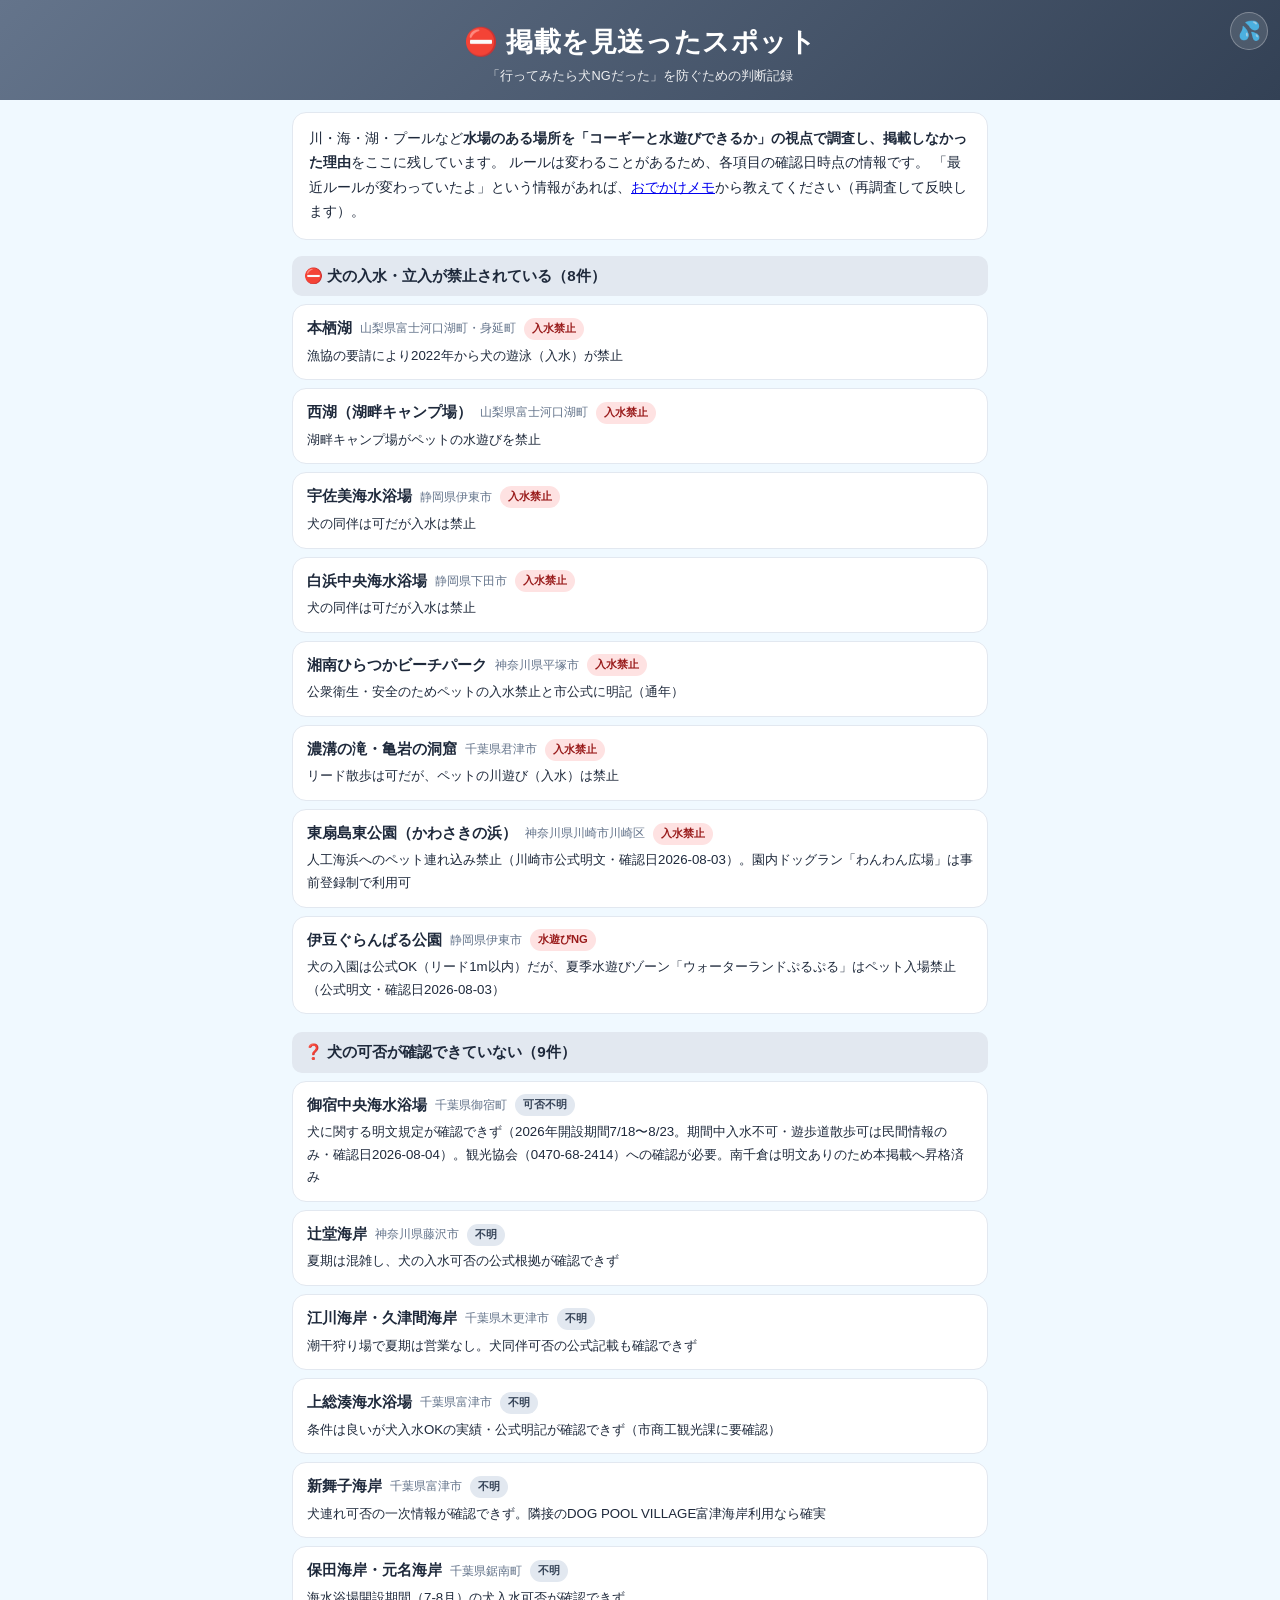
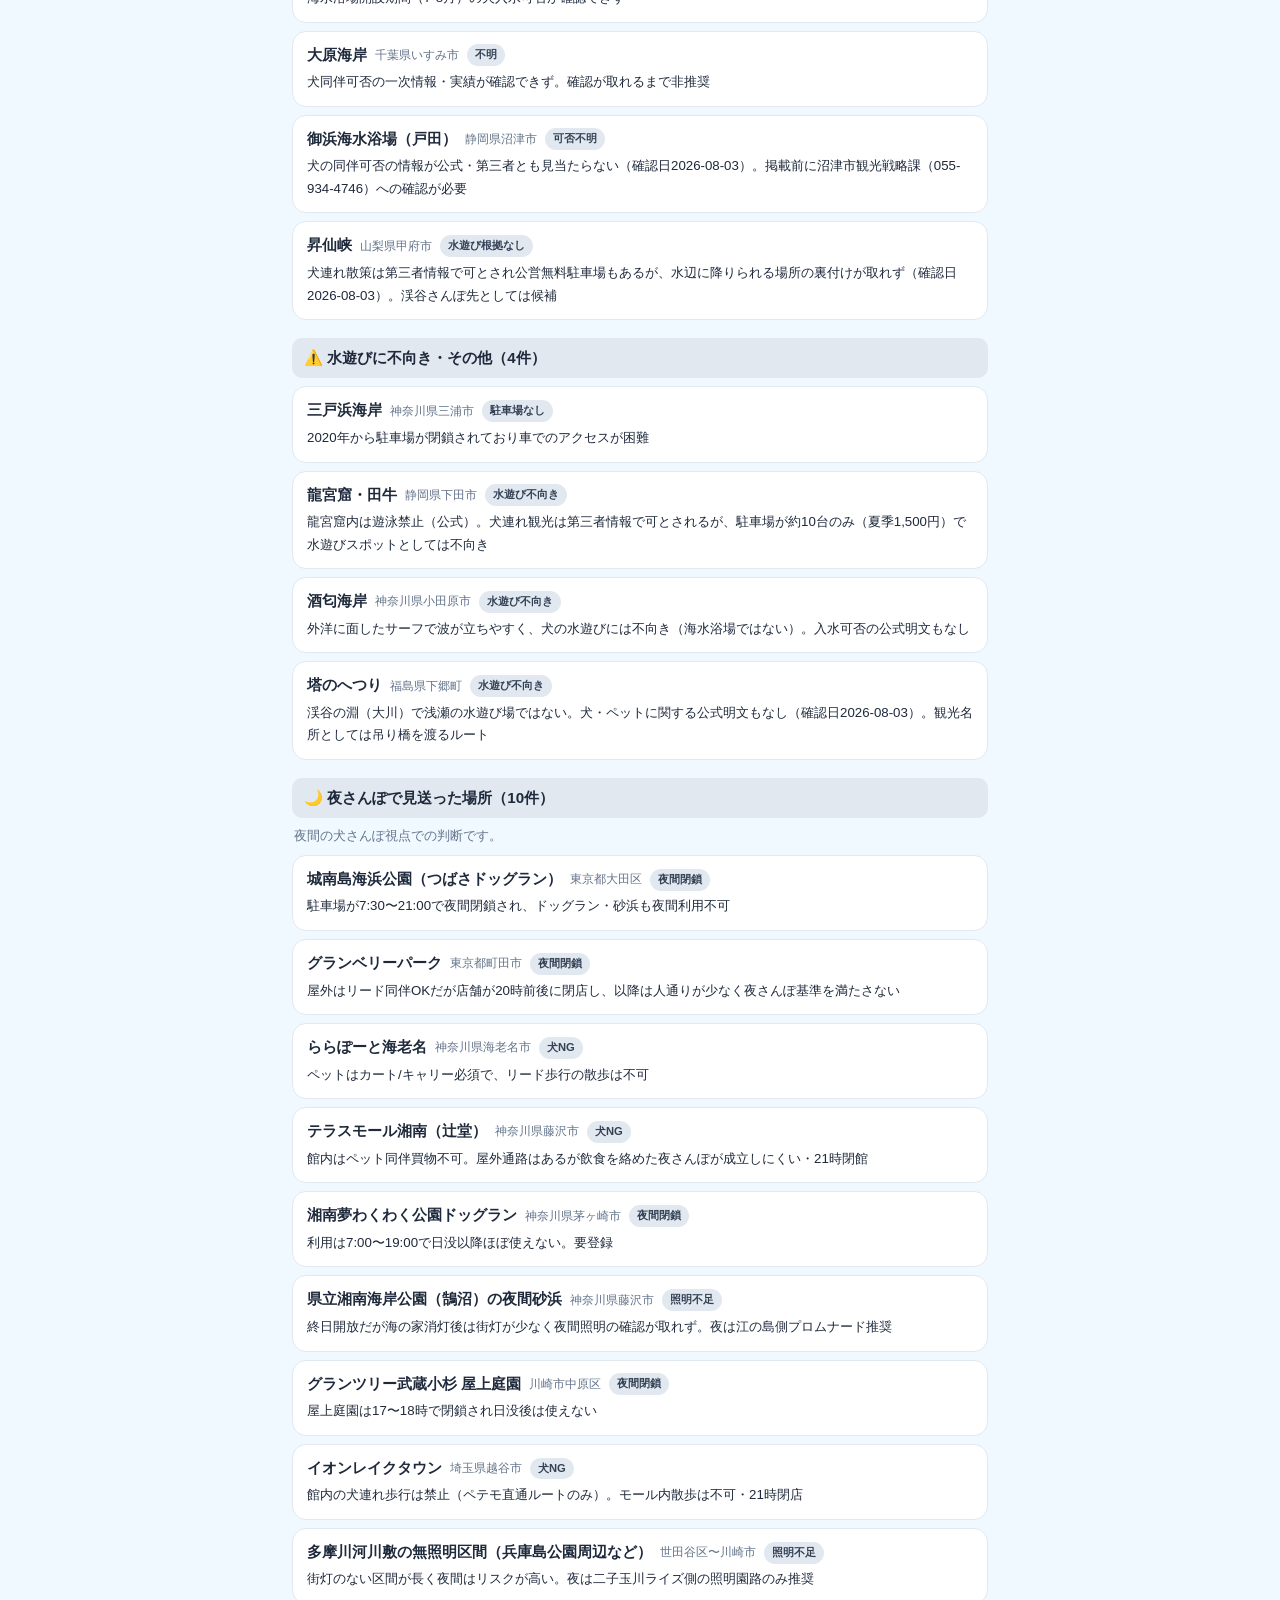
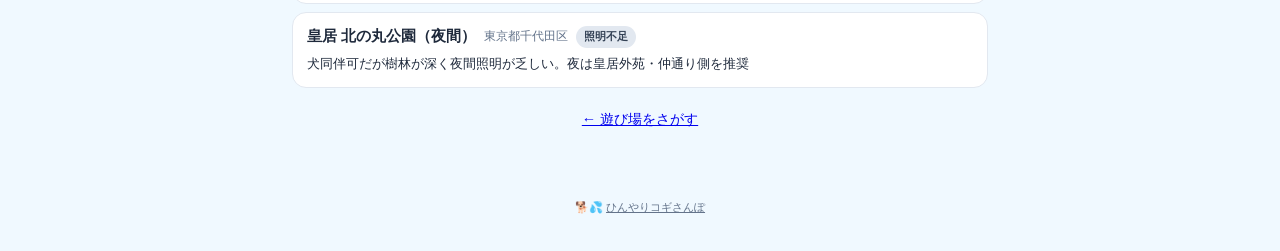
<file: excluded.html>
<!DOCTYPE html>
<html lang="ja">
<head>
<meta charset="UTF-8">
<meta name="viewport" content="width=device-width, initial-scale=1.0, viewport-fit=cover">
<meta name="theme-color" content="#475569">
<title>⛔ 掲載を見送ったスポット｜ひんやりコギさんぽ</title>
<link rel="icon" href="data:image/svg+xml,<svg xmlns='http://www.w3.org/2000/svg' viewBox='0 0 100 100'><text y='.9em' font-size='90'>⛔</text></svg>">
<link rel="stylesheet" href="style.css?v=31">
<style>
  .ex-header { background: linear-gradient(135deg, #64748b 0%, #334155 100%); }
  .ex-main { max-width: 720px; margin: 0 auto; padding: 12px 12px 30px; }
  .ex-intro {
    background: var(--card);
    border: 1px solid var(--border);
    border-radius: var(--radius);
    padding: 14px 16px;
    font-size: 0.85rem;
    line-height: 1.8;
    margin-bottom: 16px;
  }
  .ex-group { margin-bottom: 18px; }
  .ex-group h2 {
    font-size: 0.95rem;
    padding: 8px 12px;
    background: #e2e8f0;
    border-radius: 10px;
    margin-bottom: 8px;
  }
  .ex-item {
    background: var(--card);
    border: 1px solid var(--border);
    border-radius: var(--radius);
    padding: 12px 14px;
    margin-bottom: 8px;
  }
  .ex-item-head { display: flex; align-items: center; gap: 8px; flex-wrap: wrap; margin-bottom: 4px; }
  .ex-item-head b { font-size: 0.92rem; }
  .ex-area { font-size: 0.75rem; color: var(--muted); }
  .ex-type {
    font-size: 0.7rem;
    background: #fee2e2;
    color: #991b1b;
    border-radius: 999px;
    padding: 2px 8px;
    font-weight: 700;
    white-space: nowrap;
  }
  .ex-type.gray { background: #e2e8f0; color: #334155; }
  .ex-type.amber { background: #fef3c7; color: #92400e; }
  .ex-reason { font-size: 0.83rem; line-height: 1.7; }
  .ex-night-note { font-size: 0.8rem; color: var(--muted); margin: 4px 2px 8px; }
  .back-to-main { display: block; text-align: center; margin: 20px auto; font-size: 0.9rem; }
</style>
</head>
<body>
<header class="app-header ex-header">
  <a class="profile-btn" href="index.html" title="遊び場をさがす" aria-label="遊び場をさがす">💦</a>
  <h1>⛔ 掲載を見送ったスポット</h1>
  <p class="subtitle">「行ってみたら犬NGだった」を防ぐための判断記録</p>
</header>

<main class="ex-main">
  <section class="ex-intro">
    川・海・湖・プールなど<b>水場のある場所を「コーギーと水遊びできるか」の視点で調査し、掲載しなかった理由</b>をここに残しています。
    ルールは変わることがあるため、各項目の確認日時点の情報です。
    「最近ルールが変わっていたよ」という情報があれば、<a href="report.html">おでかけメモ</a>から教えてください（再調査して反映します）。
  </section>

  <div id="ex-groups"></div>

  <a class="back-to-main" href="index.html">← 遊び場をさがす</a>
</main>

<footer class="app-footer">
  <p>🐕💦 <a href="index.html">ひんやりコギさんぽ</a></p>
</footer>

<script src="spots.js?v=31"></script>
<script>
document.addEventListener("DOMContentLoaded", () => {
  const groups = [
    { key: "prohibited", title: "⛔ 犬の入水・立入が禁止されている", cls: "", match: (t) => /入水禁止|遊泳禁止|水遊びNG|遊び禁止/.test(t) },
    { key: "seasonal", title: "🏖️ 夏季はNG（シーズン外は可の場所も）", cls: "amber", match: (t) => /夏季/.test(t) },
    { key: "unknown", title: "❓ 犬の可否が確認できていない", cls: "gray", match: (t) => /不明|根拠なし|要確認/.test(t) },
    { key: "unsuitable", title: "⚠️ 水遊びに不向き・その他", cls: "gray", match: () => true },
  ];
  const typeCls = (g) => g.cls;
  const render = (items, night) => {
    const used = new Set();
    let html = "";
    for (const g of groups) {
      const hit = items.filter((e, i) => !used.has(i) && g.match(e.type || ""));
      items.forEach((e, i) => { if (hit.includes(e)) used.add(i); });
      if (!hit.length) continue;
      html += `<section class="ex-group"><h2>${g.title}（${hit.length}件）</h2>` +
        hit.map((e) => `
          <div class="ex-item">
            <div class="ex-item-head"><b>${e.name}</b><span class="ex-area">${e.area || ""}</span><span class="ex-type ${typeCls(g)}">${e.type || ""}</span></div>
            <p class="ex-reason">${e.reason || ""}</p>
          </div>`).join("") + `</section>`;
    }
    return html;
  };
  let html = render(typeof EXCLUDED !== "undefined" ? EXCLUDED : [], false);
  if (typeof NIGHT_EXCLUDED !== "undefined" && NIGHT_EXCLUDED.length) {
    html += `<section class="ex-group"><h2>🌙 夜さんぽで見送った場所（${NIGHT_EXCLUDED.length}件）</h2>` +
      `<p class="ex-night-note">夜間の犬さんぽ視点での判断です。</p>` +
      NIGHT_EXCLUDED.map((e) => `
        <div class="ex-item">
          <div class="ex-item-head"><b>${e.name}</b><span class="ex-area">${e.area || ""}</span><span class="ex-type gray">${e.type || ""}</span></div>
          <p class="ex-reason">${e.reason || ""}</p>
        </div>`).join("") + `</section>`;
  }
  document.getElementById("ex-groups").innerHTML = html;
});
</script>
</body>
</html>
</file>
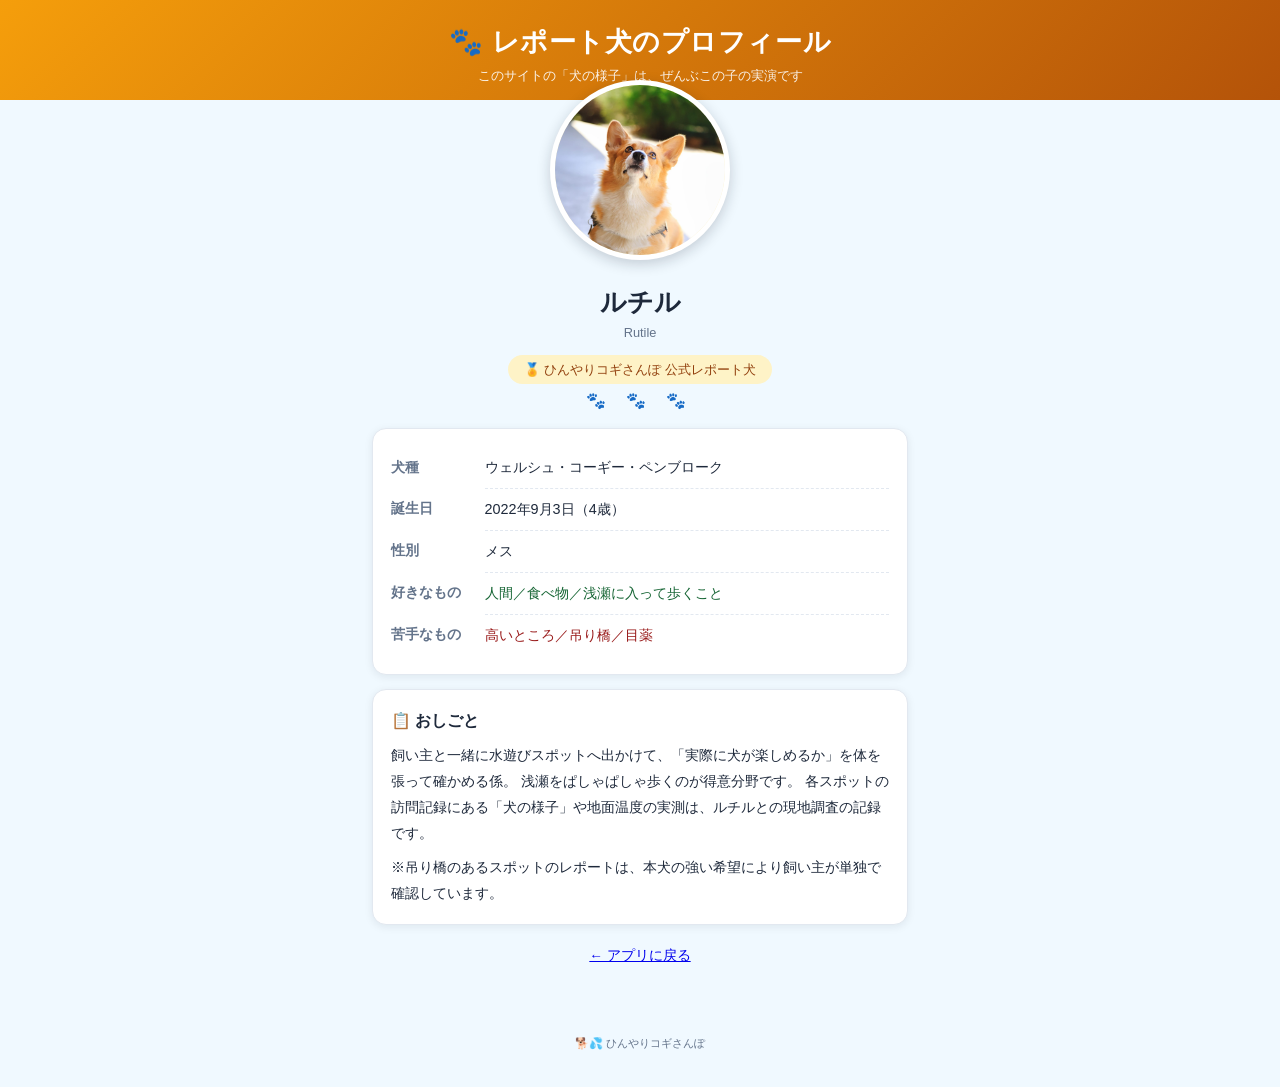
<file: profile.html>
<!DOCTYPE html>
<html lang="ja">
<head>
<meta charset="UTF-8">
<meta name="viewport" content="width=device-width, initial-scale=1.0, viewport-fit=cover">
<meta name="theme-color" content="#f59e0b">
<title>🐕 ルチルのプロフィール｜ひんやりコギさんぽ</title>
<link rel="icon" href="data:image/svg+xml,<svg xmlns='http://www.w3.org/2000/svg' viewBox='0 0 100 100'><text y='.9em' font-size='90'>🐕</text></svg>">
<link rel="stylesheet" href="style.css?v=31">
<style>
  .profile-header { background: linear-gradient(135deg, #f59e0b 0%, #b45309 100%); }
  .profile-main { max-width: 560px; }
  .profile-photo-wrap {
    text-align: center;
    margin: -34px auto 14px;
    position: relative;
    z-index: 2;
  }
  .profile-photo {
    width: 180px;
    height: 180px;
    object-fit: cover;
    object-position: center 15%;
    border-radius: 50%;
    border: 5px solid #fff;
    box-shadow: 0 4px 14px rgba(15, 23, 42, 0.2);
    background: #fef3c7;
  }
  .photo-fallback {
    width: 180px; height: 180px;
    border-radius: 50%;
    border: 5px solid #fff;
    box-shadow: 0 4px 14px rgba(15, 23, 42, 0.2);
    background: #fef3c7;
    display: none;
    align-items: center;
    justify-content: center;
    font-size: 4.5rem;
    margin: 0 auto;
  }
  .pcard {
    background: var(--card);
    border: 1px solid var(--border);
    border-radius: var(--radius);
    box-shadow: var(--shadow);
    padding: 18px;
    margin-bottom: 14px;
  }
  .pcard h2 { font-size: 1rem; margin-bottom: 10px; }
  .profile-name { text-align: center; margin-bottom: 4px; }
  .profile-name h2 { font-size: 1.6rem; margin: 0; }
  .profile-name .kana { font-size: 0.8rem; color: var(--muted); }
  .profile-role {
    text-align: center;
    font-size: 0.82rem;
    color: #92400e;
    background: #fef3c7;
    border-radius: 999px;
    display: inline-block;
    padding: 4px 16px;
    margin: 8px auto 0;
  }
  .role-wrap { text-align: center; }
  .profile-table { width: 100%; font-size: 0.9rem; border-collapse: collapse; }
  .profile-table th {
    text-align: left;
    color: var(--muted);
    font-weight: 600;
    padding: 9px 12px 9px 0;
    width: 6.5em;
    vertical-align: top;
    white-space: nowrap;
  }
  .profile-table td { padding: 9px 0; border-bottom: 1px dashed var(--border); }
  .profile-table tr:last-child td { border-bottom: none; }
  .like { color: #166534; }
  .dislike { color: #991b1b; }
  .profile-note { font-size: 0.85rem; line-height: 1.9; }
  .paw-divider { text-align: center; color: #f59e0b; letter-spacing: 8px; margin: 4px 0 14px; }
</style>
</head>
<body>
<header class="app-header profile-header">
  <h1>🐾 レポート犬のプロフィール</h1>
  <p class="subtitle">このサイトの「犬の様子」は、ぜんぶこの子の実演です</p>
</header>

<main class="profile-main" style="margin:0 auto;padding:14px 12px 30px;">
  <div class="profile-photo-wrap">
    <img class="profile-photo" src="assets/rutile/profile.jpg"
         alt="ウッドチップの広場でテニスボールを追いかけるコーギーのルチル"
         onerror="this.style.display='none';document.getElementById('photo-fallback').style.display='flex'">
    <div id="photo-fallback" class="photo-fallback">🐕</div>
  </div>

  <div class="profile-name">
    <h2>ルチル</h2>
    <div class="kana">Rutile</div>
  </div>
  <div class="role-wrap"><span class="profile-role">🏅 ひんやりコギさんぽ 公式レポート犬</span></div>

  <p class="paw-divider">🐾 🐾 🐾</p>

  <section class="pcard">
    <table class="profile-table">
      <tr><th>犬種</th><td>ウェルシュ・コーギー・ペンブローク</td></tr>
      <tr><th>誕生日</th><td>2022年9月3日（<span id="age">--</span>歳）</td></tr>
      <tr><th>性別</th><td>メス</td></tr>
      <tr><th>好きなもの</th><td class="like">人間／食べ物／浅瀬に入って歩くこと</td></tr>
      <tr><th>苦手なもの</th><td class="dislike">高いところ／吊り橋／目薬</td></tr>
    </table>
  </section>

  <section class="pcard">
    <h2>📋 おしごと</h2>
    <p class="profile-note">
      飼い主と一緒に水遊びスポットへ出かけて、「実際に犬が楽しめるか」を体を張って確かめる係。
      浅瀬をぱしゃぱしゃ歩くのが得意分野です。
      各スポットの訪問記録にある「犬の様子」や地面温度の実測は、ルチルとの現地調査の記録です。
    </p>
    <p class="profile-note" style="margin-top:8px;">
      ※吊り橋のあるスポットのレポートは、本犬の強い希望により飼い主が単独で確認しています。
    </p>
  </section>

  <p class="back-link" style="text-align:center;font-size:0.85rem;margin:20px 0;">
    <a href="index.html">← アプリに戻る</a>
  </p>
</main>

<footer class="app-footer">
  <p>🐕💦 ひんやりコギさんぽ</p>
</footer>

<script>
  // 年齢の自動計算（誕生日: 2022-09-03）
  (function () {
    const b = new Date(2022, 8, 3);
    const now = new Date();
    let age = now.getFullYear() - b.getFullYear();
    if (now.getMonth() < 8 || (now.getMonth() === 8 && now.getDate() < 3)) age--;
    document.getElementById("age").textContent = age;
  })();
</script>
</body>
</html>
</file>
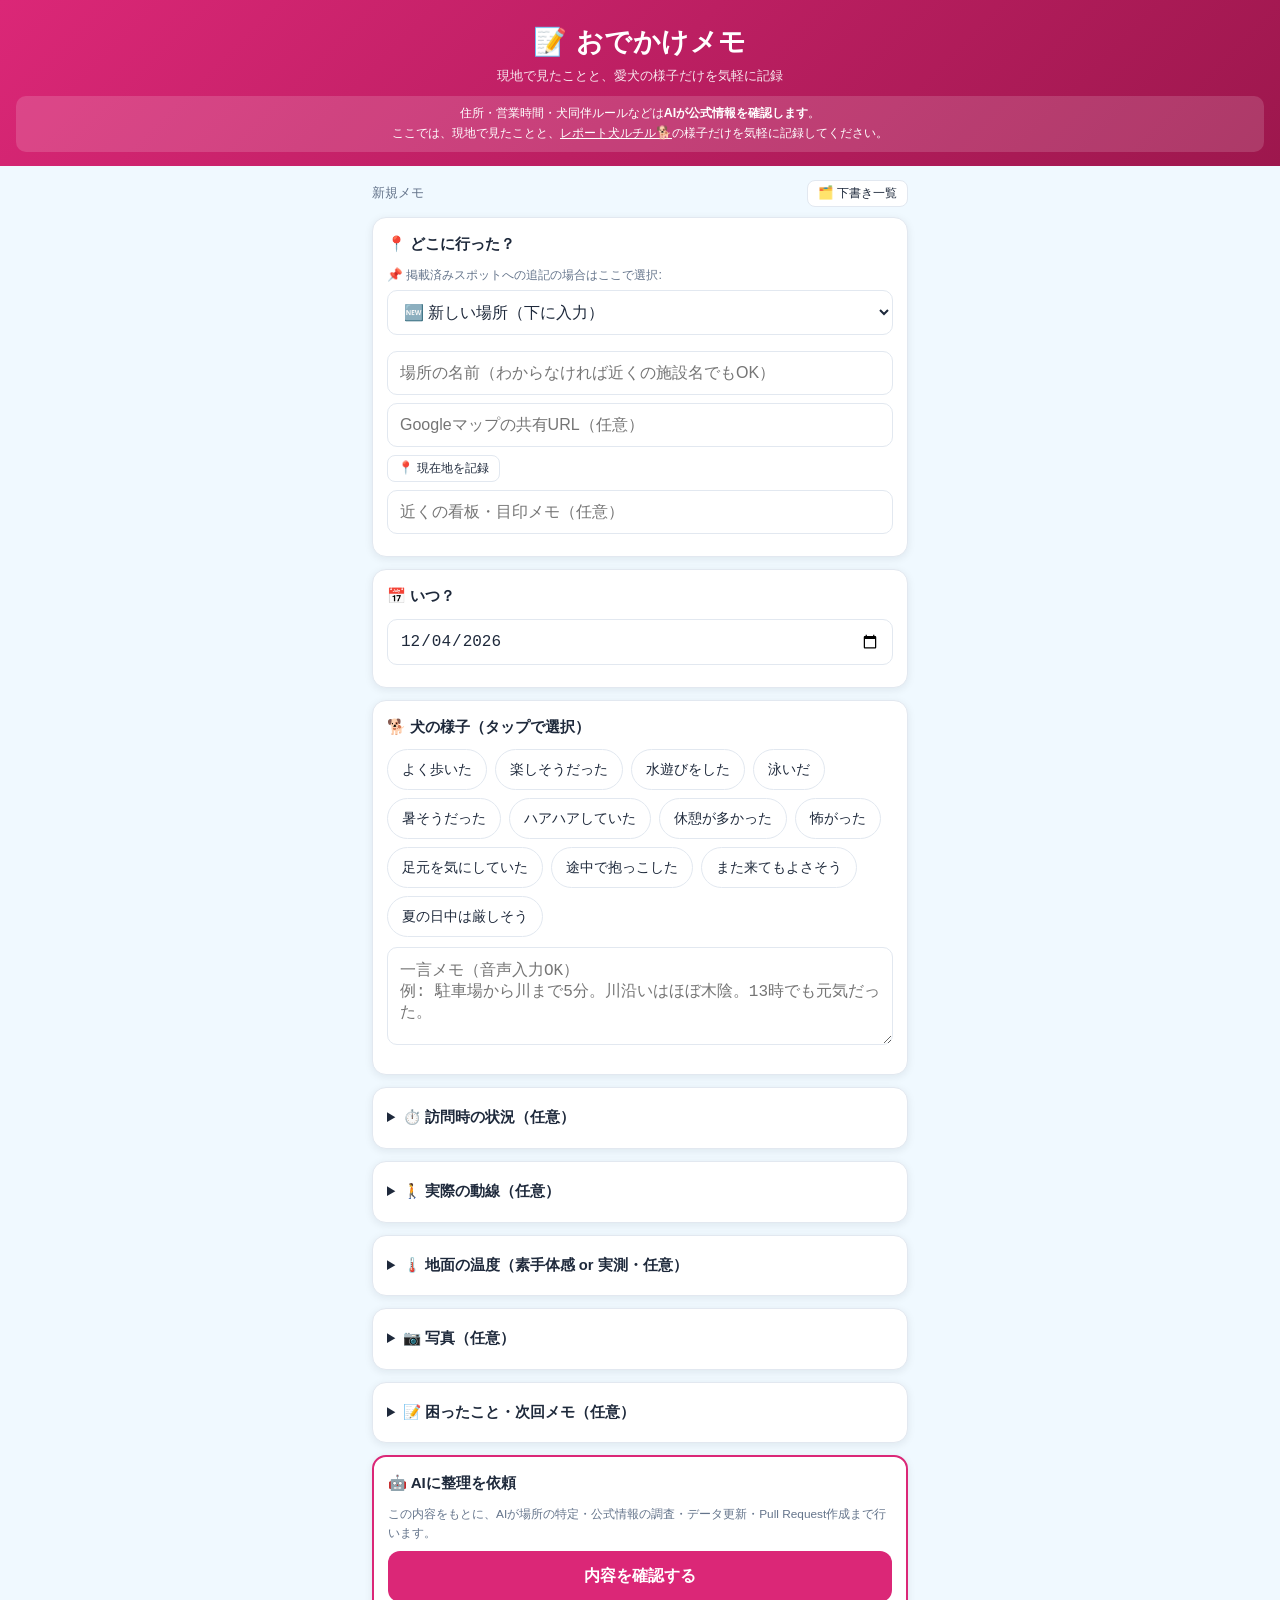
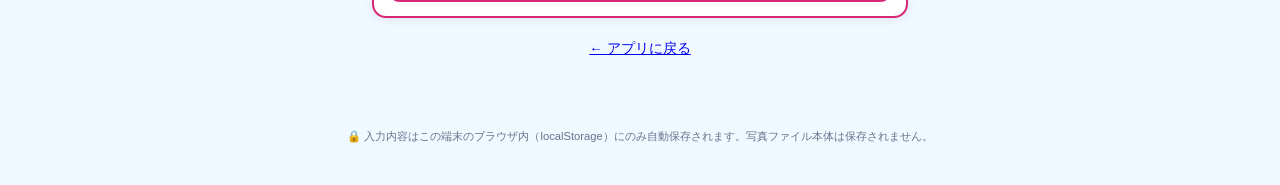
<file: report.html>
<!DOCTYPE html>
<html lang="ja">
<head>
<meta charset="UTF-8">
<meta name="viewport" content="width=device-width, initial-scale=1.0, viewport-fit=cover">
<meta name="theme-color" content="#db2777">
<meta name="robots" content="noindex">
<title>📝 おでかけメモ｜ひんやりコギさんぽ</title>
<link rel="icon" href="data:image/svg+xml,<svg xmlns='http://www.w3.org/2000/svg' viewBox='0 0 100 100'><text y='.9em' font-size='90'>📝</text></svg>">
<link rel="stylesheet" href="style.css?v=31">
<link rel="stylesheet" href="report.css?v=31">
</head>
<body class="report-page">
<header class="app-header report-header">
  <h1>📝 おでかけメモ</h1>
  <p class="subtitle">現地で見たことと、愛犬の様子だけを気軽に記録</p>
  <p class="report-note">住所・営業時間・犬同伴ルールなどは<b>AIが公式情報を確認します</b>。<br>ここでは、現地で見たことと、<a href="profile.html" style="color:#fff;">レポート犬ルチル🐕</a>の様子だけを気軽に記録してください。</p>
</header>

<main>
  <section class="draft-bar">
    <span id="draft-status">新規メモ</span>
    <button id="draft-list-btn" class="mini-btn">🗂️ 下書き一覧</button>
  </section>

  <section id="draft-list" class="rcard hidden">
    <h2>🗂️ 下書き一覧</h2>
    <div id="draft-items"></div>
    <div class="btn-row">
      <button id="draft-new-btn" class="mini-btn primary">＋ 新規メモ</button>
      <button id="draft-export-btn" class="mini-btn">JSONバックアップ</button>
      <label class="mini-btn file-btn">JSONから復元<input type="file" id="draft-import" accept=".json" hidden></label>
    </div>
  </section>

  <!-- 最小入力（常に表示） -->
  <section class="rcard">
    <h2>📍 どこに行った？</h2>
    <label class="existing-label">📌 掲載済みスポットへの追記の場合はここで選択:
      <select id="f-existing-spot"><option value="">🆕 新しい場所（下に入力）</option></select>
    </label>
    <p id="f-existing-badge" class="existing-badge hidden">📌 既存カード「<b id="f-existing-name"></b>」への訪問記録として送信します（場所の再調査は行われません）</p>
    <input type="text" id="f-place-name" placeholder="場所の名前（わからなければ近くの施設名でもOK）" autocomplete="off">
    <input type="url" id="f-place-url" placeholder="Googleマップの共有URL（任意）" autocomplete="off">
    <div class="btn-row">
      <button id="f-geo-btn" class="mini-btn">📍 現在地を記録</button>
      <span id="f-geo-status" class="geo-status"></span>
    </div>
    <input type="text" id="f-place-hint" placeholder="近くの看板・目印メモ（任意）" autocomplete="off">
  </section>

  <section class="rcard">
    <h2>📅 いつ？</h2>
    <input type="date" id="f-date">
  </section>

  <section class="rcard">
    <h2>🐕 犬の様子（タップで選択）</h2>
    <div class="dog-select" id="f-dog-chips"></div>
    <textarea id="f-raw-note" rows="4" placeholder="一言メモ（音声入力OK）&#10;例: 駐車場から川まで5分。川沿いはほぼ木陰。13時でも元気だった。"></textarea>
  </section>

  <!-- 詳細（折りたたみ） -->
  <section class="rcard">
    <details>
      <summary>⏱️ 訪問時の状況（任意）</summary>
      <div class="grid2">
        <label>到着時刻<input type="time" id="f-arrived"></label>
        <label>滞在時間<select id="f-duration">
          <option value="">--</option><option value="30">30分くらい</option><option value="60">1時間くらい</option><option value="90">1.5時間くらい</option><option value="120">2時間くらい</option><option value="180">3時間以上</option>
        </select></label>
        <label>天気（体感）<select id="f-weather">
          <option value="">--</option><option>快晴</option><option>晴れ</option><option>薄曇り</option><option>曇り</option><option>小雨</option><option>雨上がり</option>
        </select></label>
        <label>体感温度<select id="f-feel">
          <option value="">--</option><option>涼しい</option><option>ちょうどいい</option><option>やや暑い</option><option>暑い</option><option>危険な暑さ</option>
        </select></label>
        <label>混雑<select id="f-crowd">
          <option value="">--</option><option>ガラガラ</option><option>静か</option><option>ほどほど</option><option>混雑</option><option>大混雑</option>
        </select></label>
        <label>日陰<select id="f-shade">
          <option value="">--</option><option>ほぼ日陰</option><option>日陰多め</option><option>半々</option><option>日向多め</option><option>日陰なし</option>
        </select></label>
      </div>
    </details>
  </section>

  <section class="rcard">
    <details>
      <summary>🚶 実際の動線（任意）</summary>
      <div class="check-list" id="f-route-checks"></div>
      <input type="text" id="f-route-note" placeholder="動線メモ（例: 第2駐車場側の道が日陰）">
    </details>
  </section>

  <section class="rcard">
    <details>
      <summary>🌡️ 地面の温度（素手体感 or 実測・任意）</summary>
      <div id="f-gt-rows"></div>
      <button id="f-gt-add" class="mini-btn">＋ 測定を追加</button>
    </details>
  </section>

  <section class="rcard">
    <details>
      <summary>📷 写真（任意）</summary>
      <p class="hint">写真を選ぶと、撮影時刻・位置情報（Exif）から日付・到着時刻・場所を<b>自動補完</b>します。<br>
      「縮小版を書き出す」を使うと1枚数百KBまで軽くなり、電波の弱い現地でもGitHubアプリでの添付が速くなります（Exifも除去されます）。<br>
      ※写真本体の添付はIssue作成後にGitHubアプリ側で行います（トークンを保存しない方針のため、ここから直接アップロードはできません）。</p>
      <label class="mini-btn file-btn">写真を選択<input type="file" id="f-photos" accept="image/*" multiple hidden></label>
      <div class="btn-row">
        <button type="button" id="f-photo-export" class="mini-btn">📥 縮小版を書き出す</button>
        <span id="f-photo-status" class="geo-status"></span>
      </div>
      <div id="f-photo-list"></div>
    </details>
  </section>

  <section class="rcard">
    <details>
      <summary>📝 困ったこと・次回メモ（任意）</summary>
      <input type="text" id="f-trouble" placeholder="現地で困ったこと">
      <input type="text" id="f-next" placeholder="次回訪問時のメモ">
    </details>
  </section>

  <!-- 送信 -->
  <section class="rcard submit-card">
    <h2>🤖 AIに整理を依頼</h2>
    <p class="hint">この内容をもとに、AIが場所の特定・公式情報の調査・データ更新・Pull Request作成まで行います。</p>
    <button id="f-preview-btn" class="big-btn">内容を確認する</button>
    <div id="f-preview" class="hidden">
      <div id="f-preview-body" class="preview-body"></div>
      <div class="btn-col">
        <a id="f-issue-btn" class="big-btn" target="_blank" rel="noopener">🐙 GitHub Issueを作成する</a>
        <button id="f-copy-btn" class="mini-btn">📋 Markdownをコピー</button>
        <button id="f-dl-md-btn" class="mini-btn">⬇️ .mdをダウンロード</button>
        <button id="f-dl-json-btn" class="mini-btn">⬇️ .jsonをダウンロード</button>
      </div>
      <p class="hint" id="f-url-warn"></p>
    </div>
  </section>

  <p class="back-link"><a href="index.html">← アプリに戻る</a></p>
</main>

<footer class="app-footer">
  <p>🔒 入力内容はこの端末のブラウザ内（localStorage）にのみ自動保存されます。写真ファイル本体は保存されません。</p>
</footer>

<script src="spots.js?v=31"></script>
<script src="visits.js?v=31"></script>
<script src="report.js?v=31"></script>
</body>
</html>
</file>
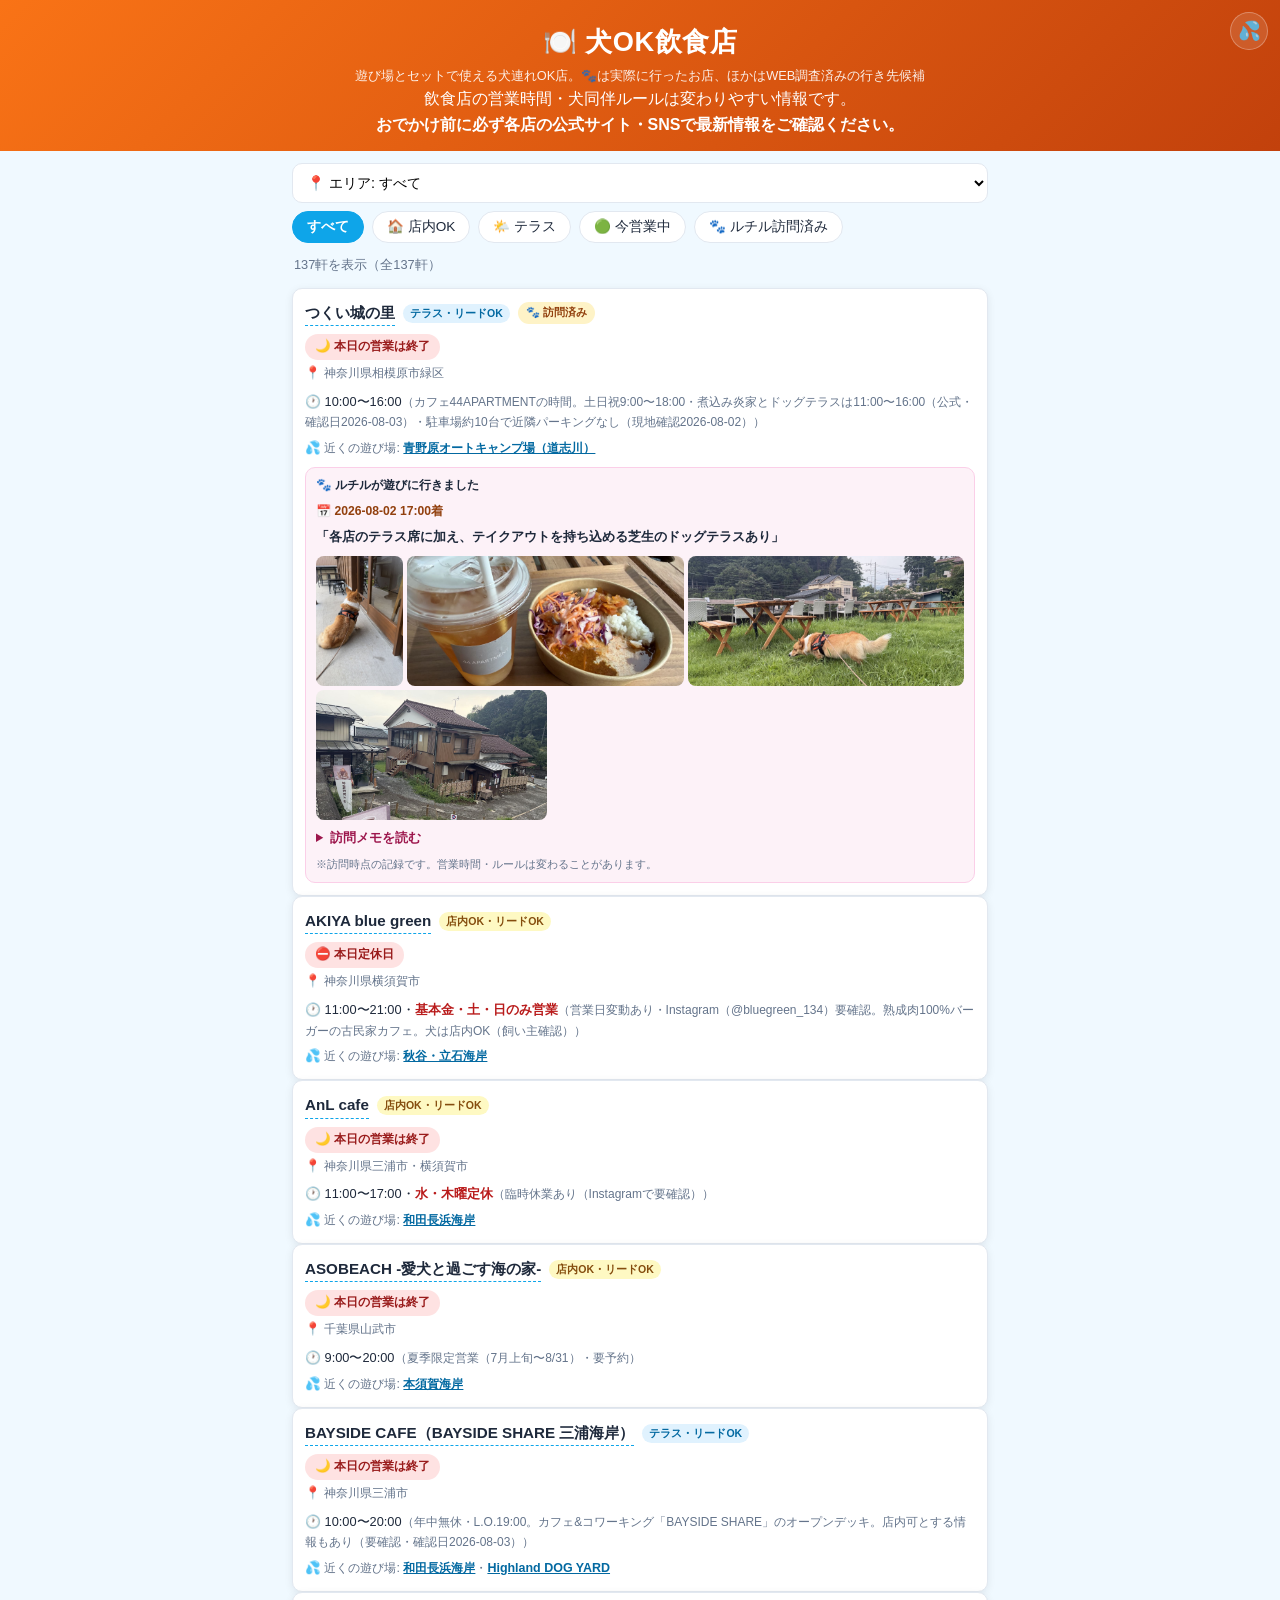
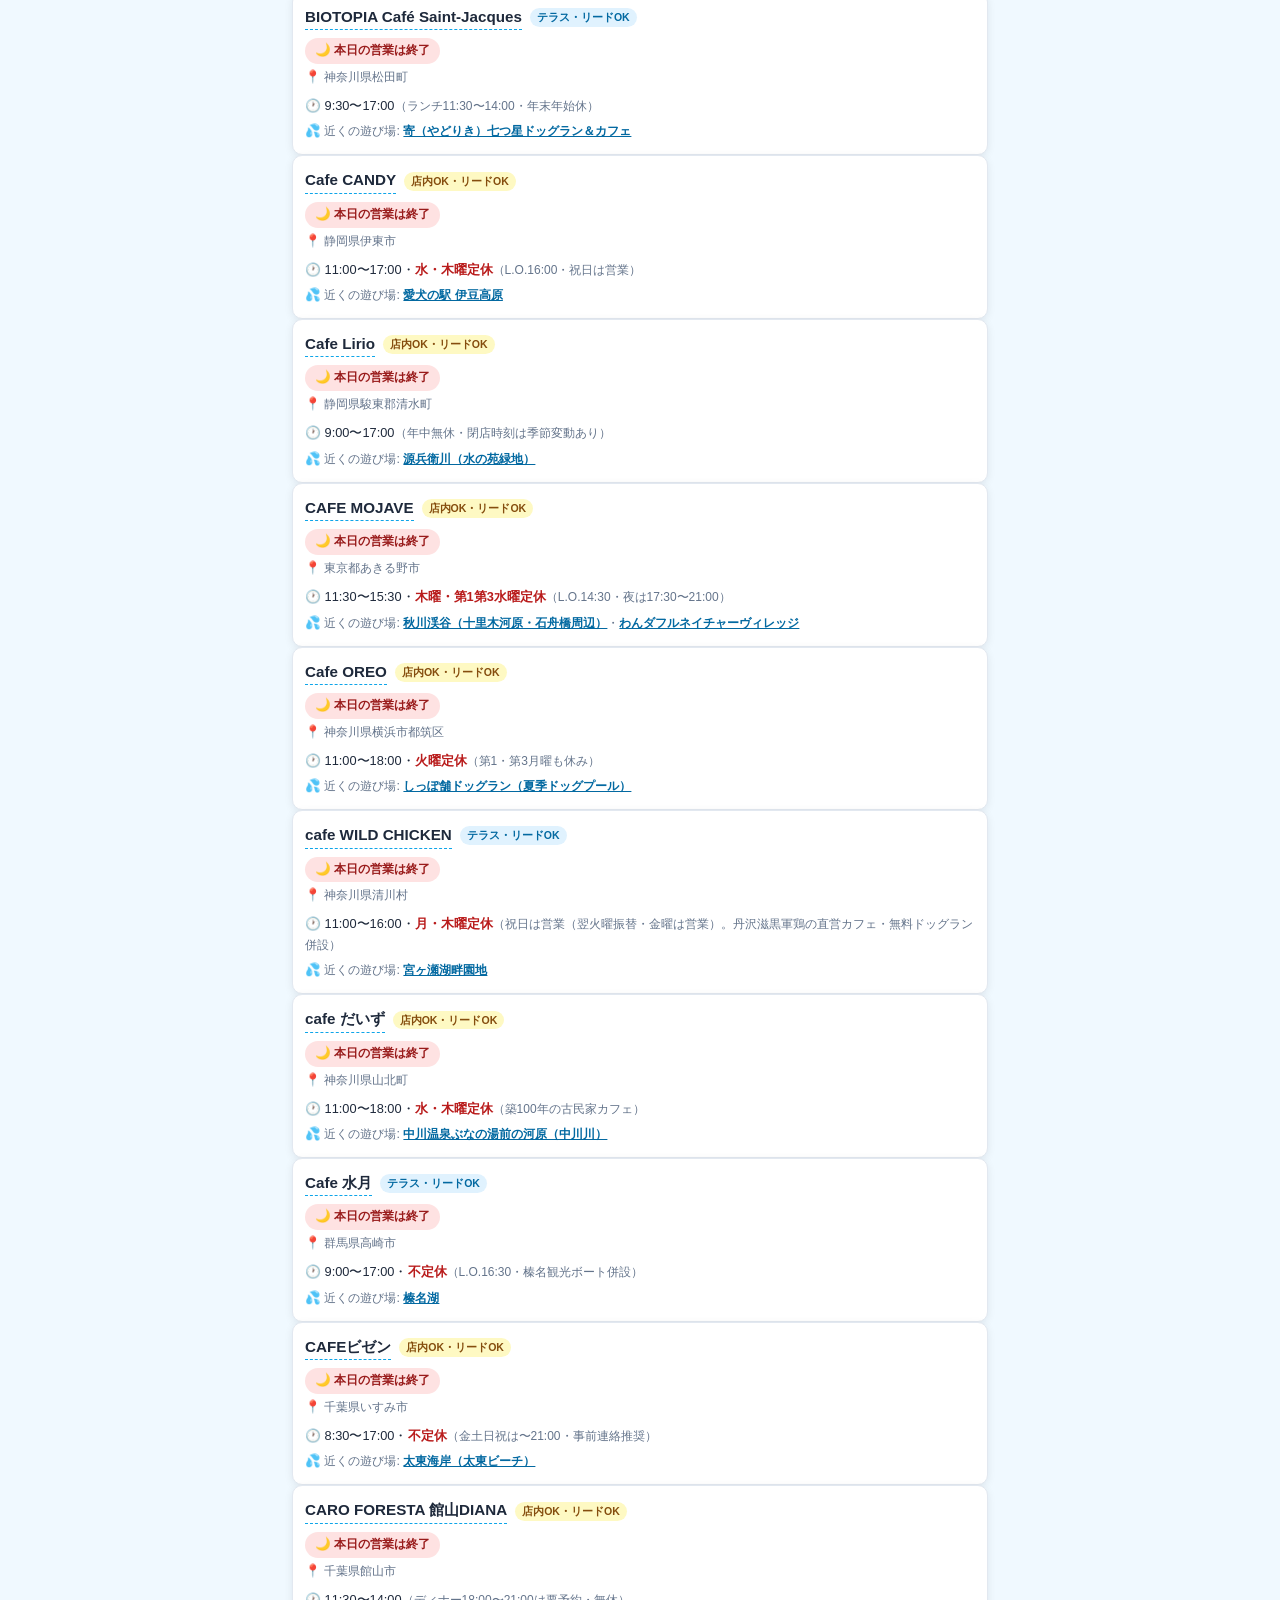
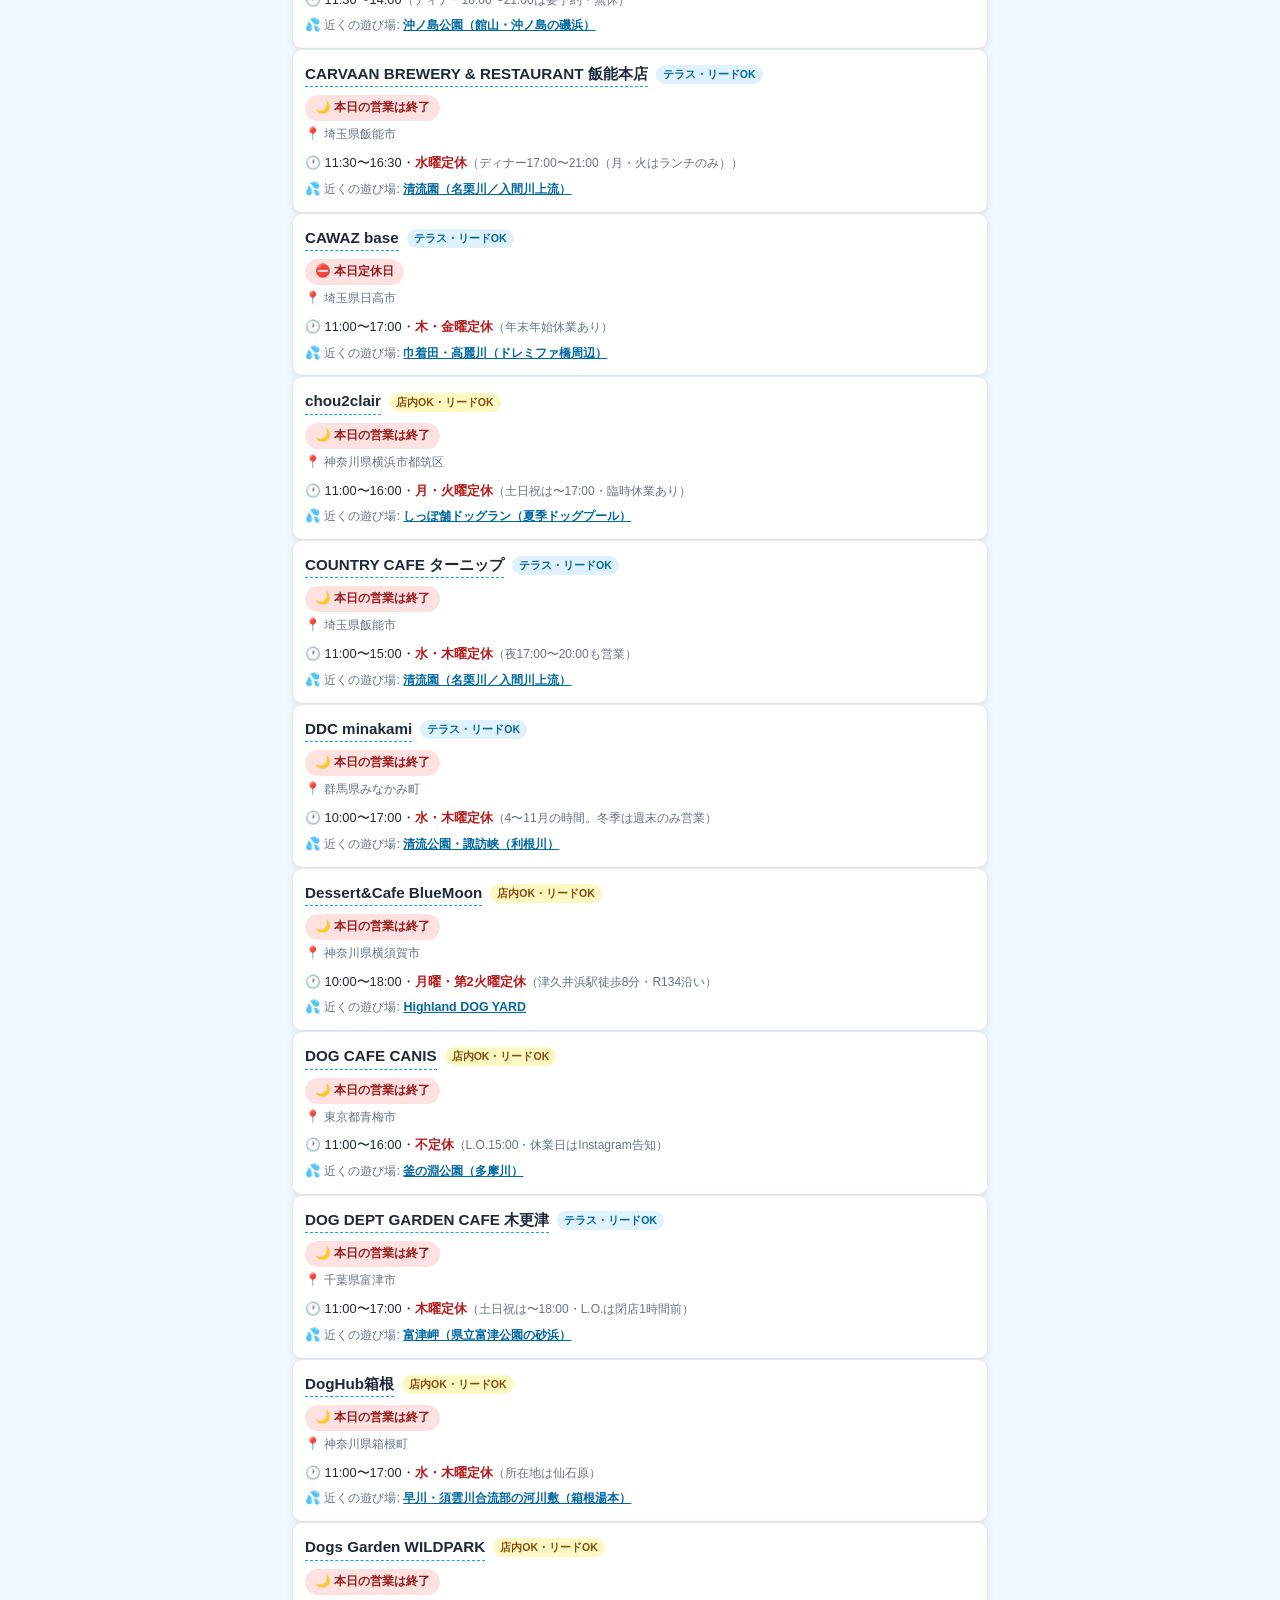
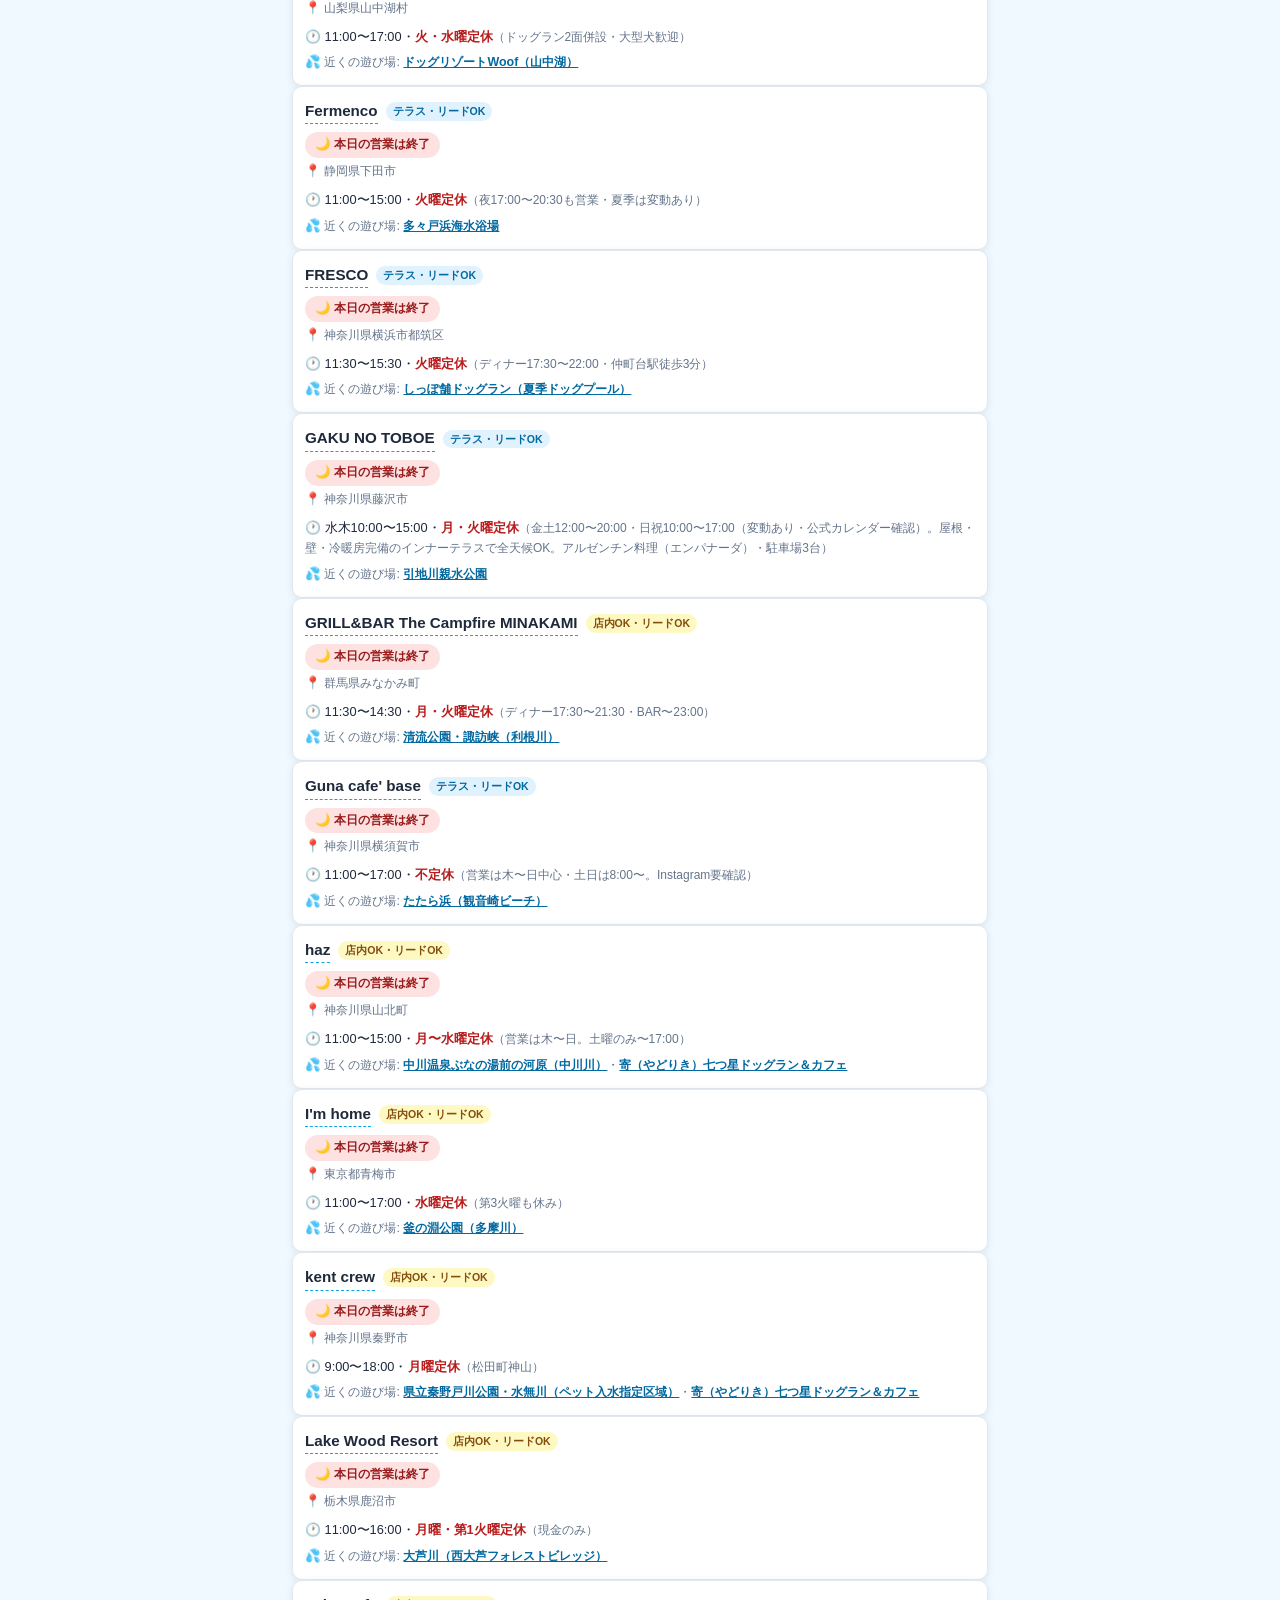
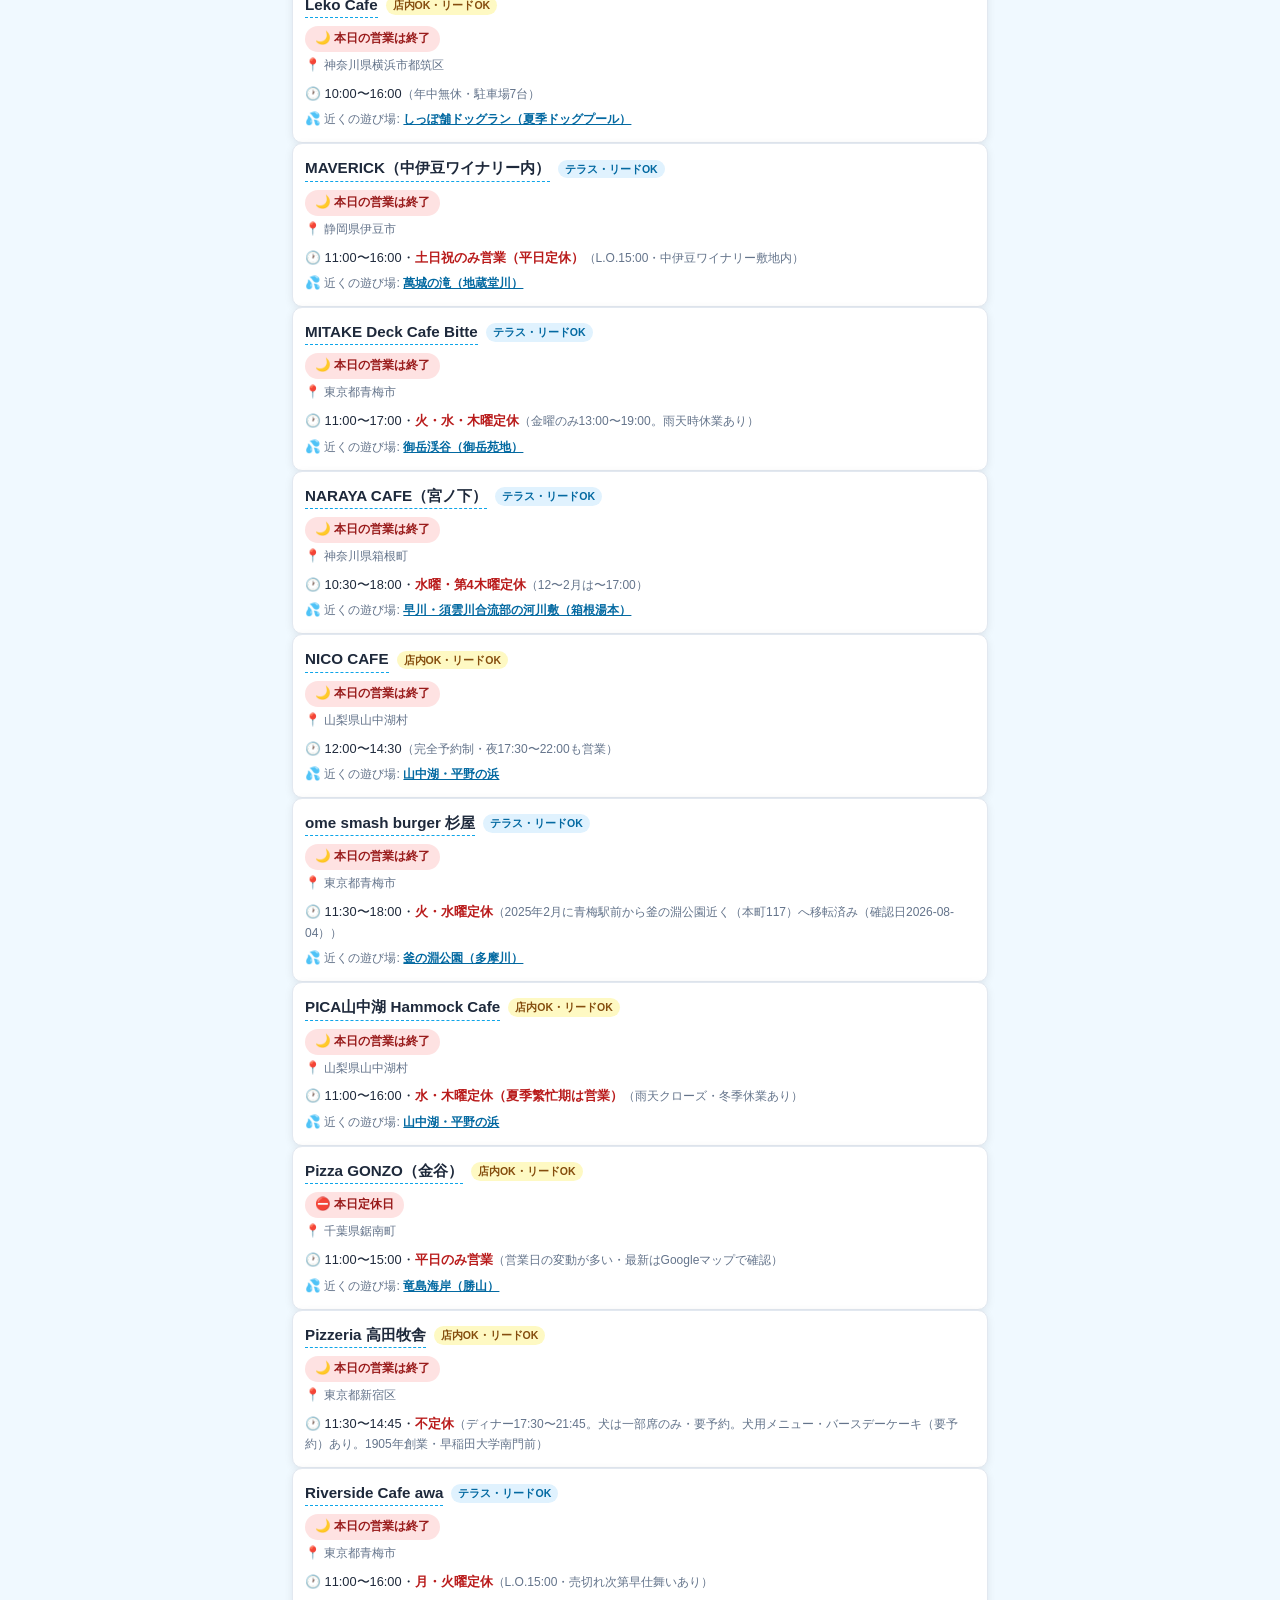
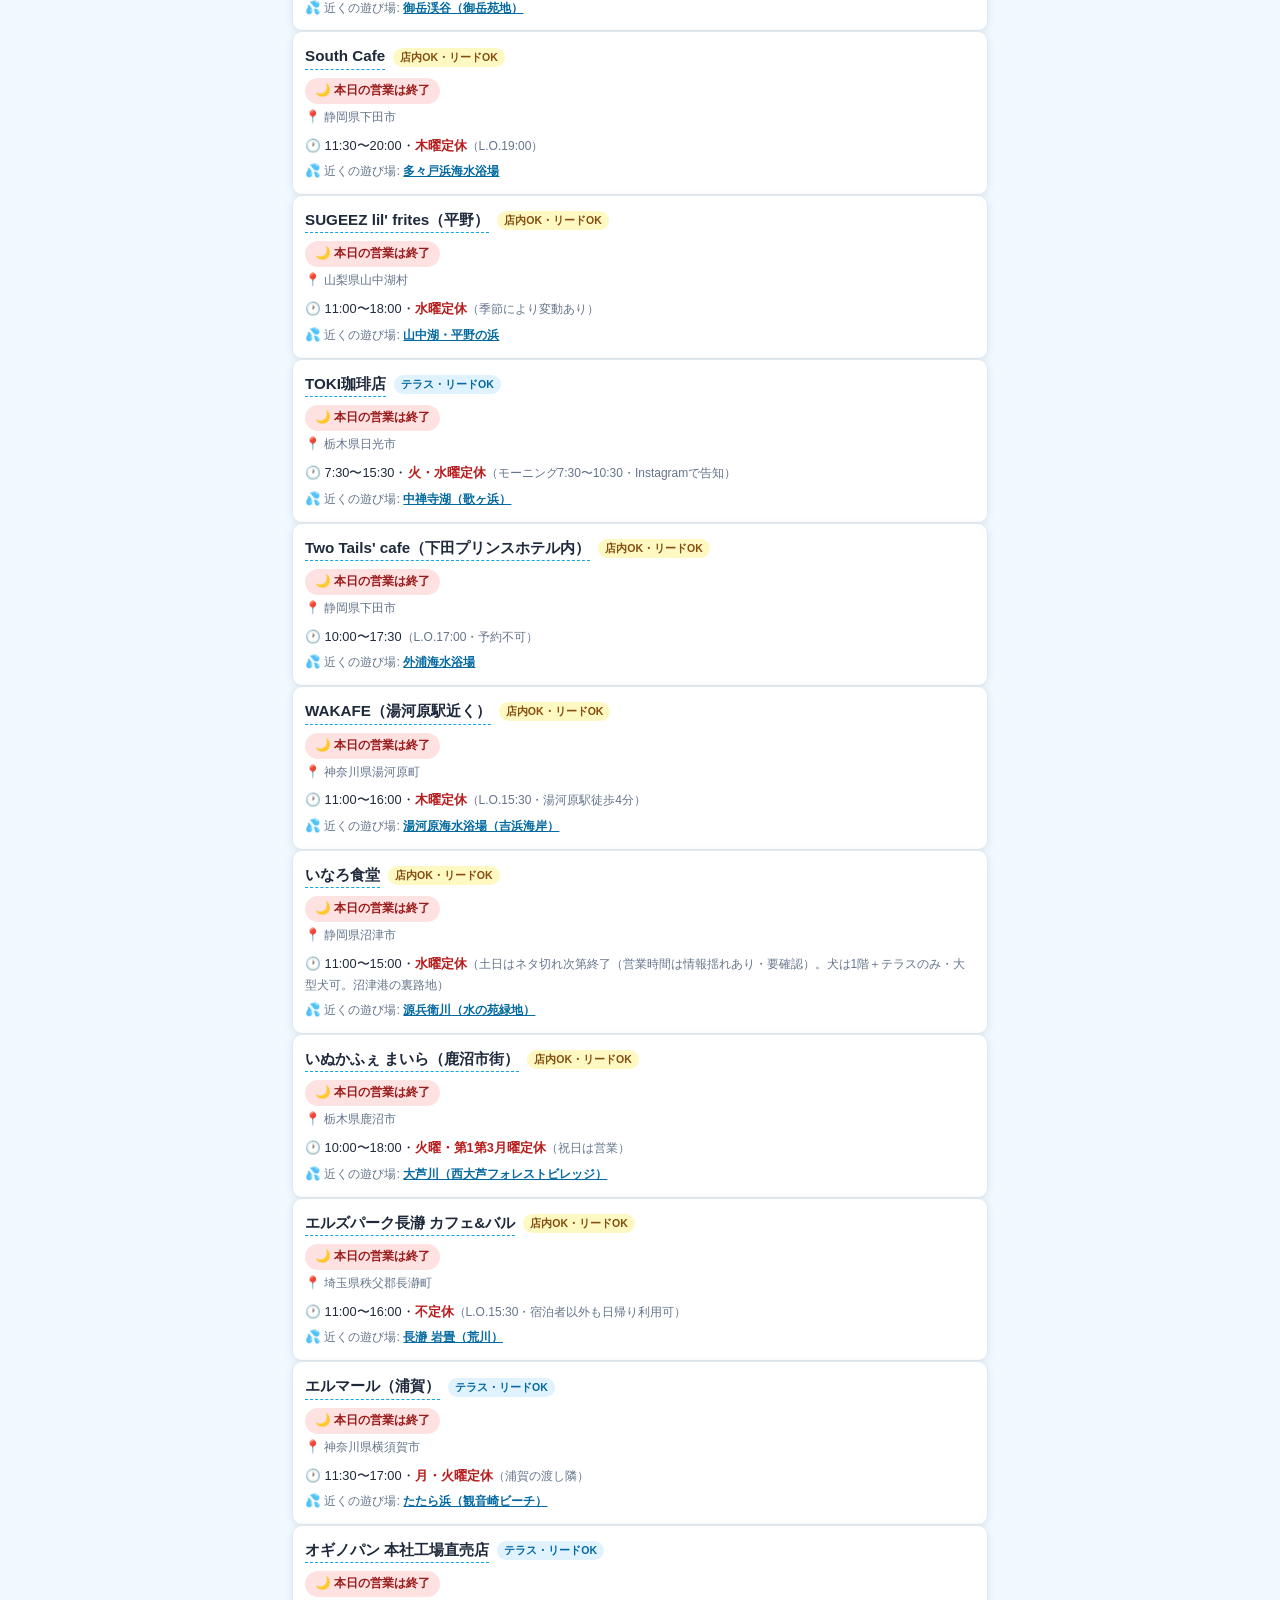
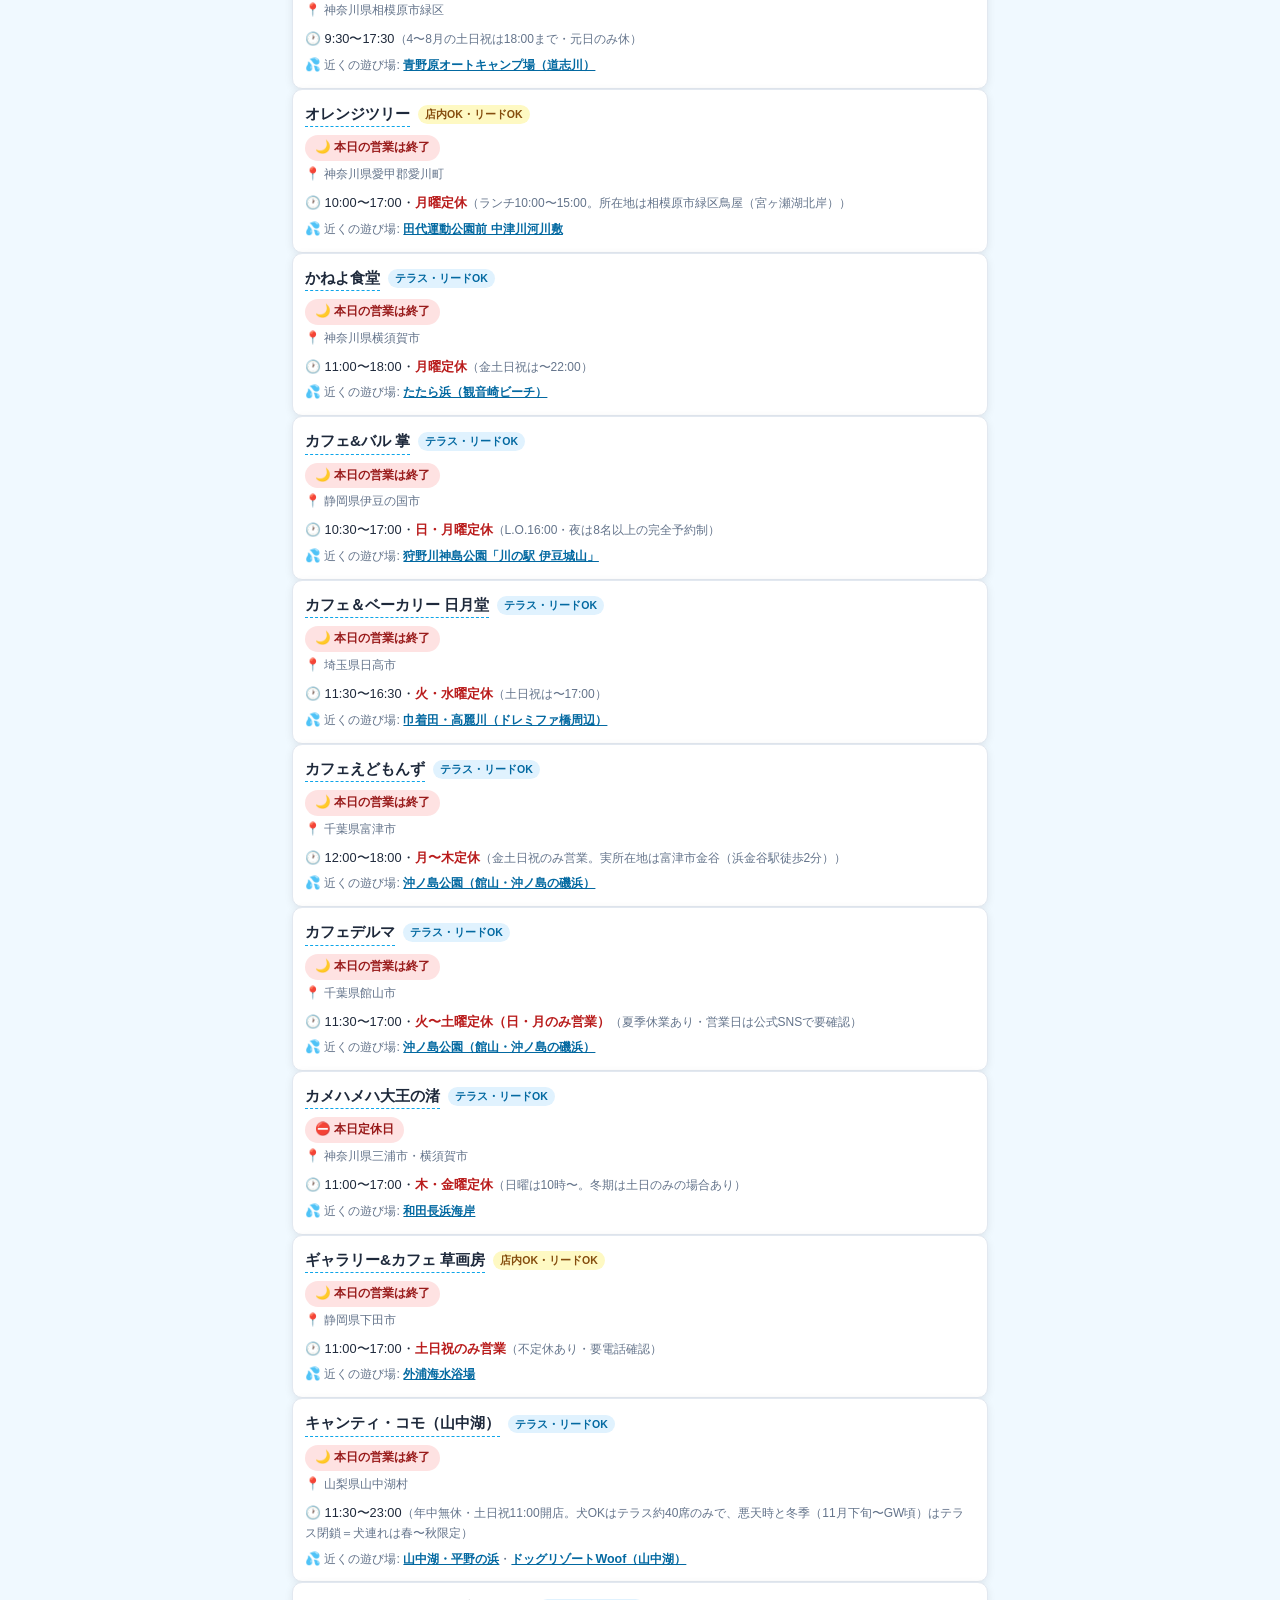
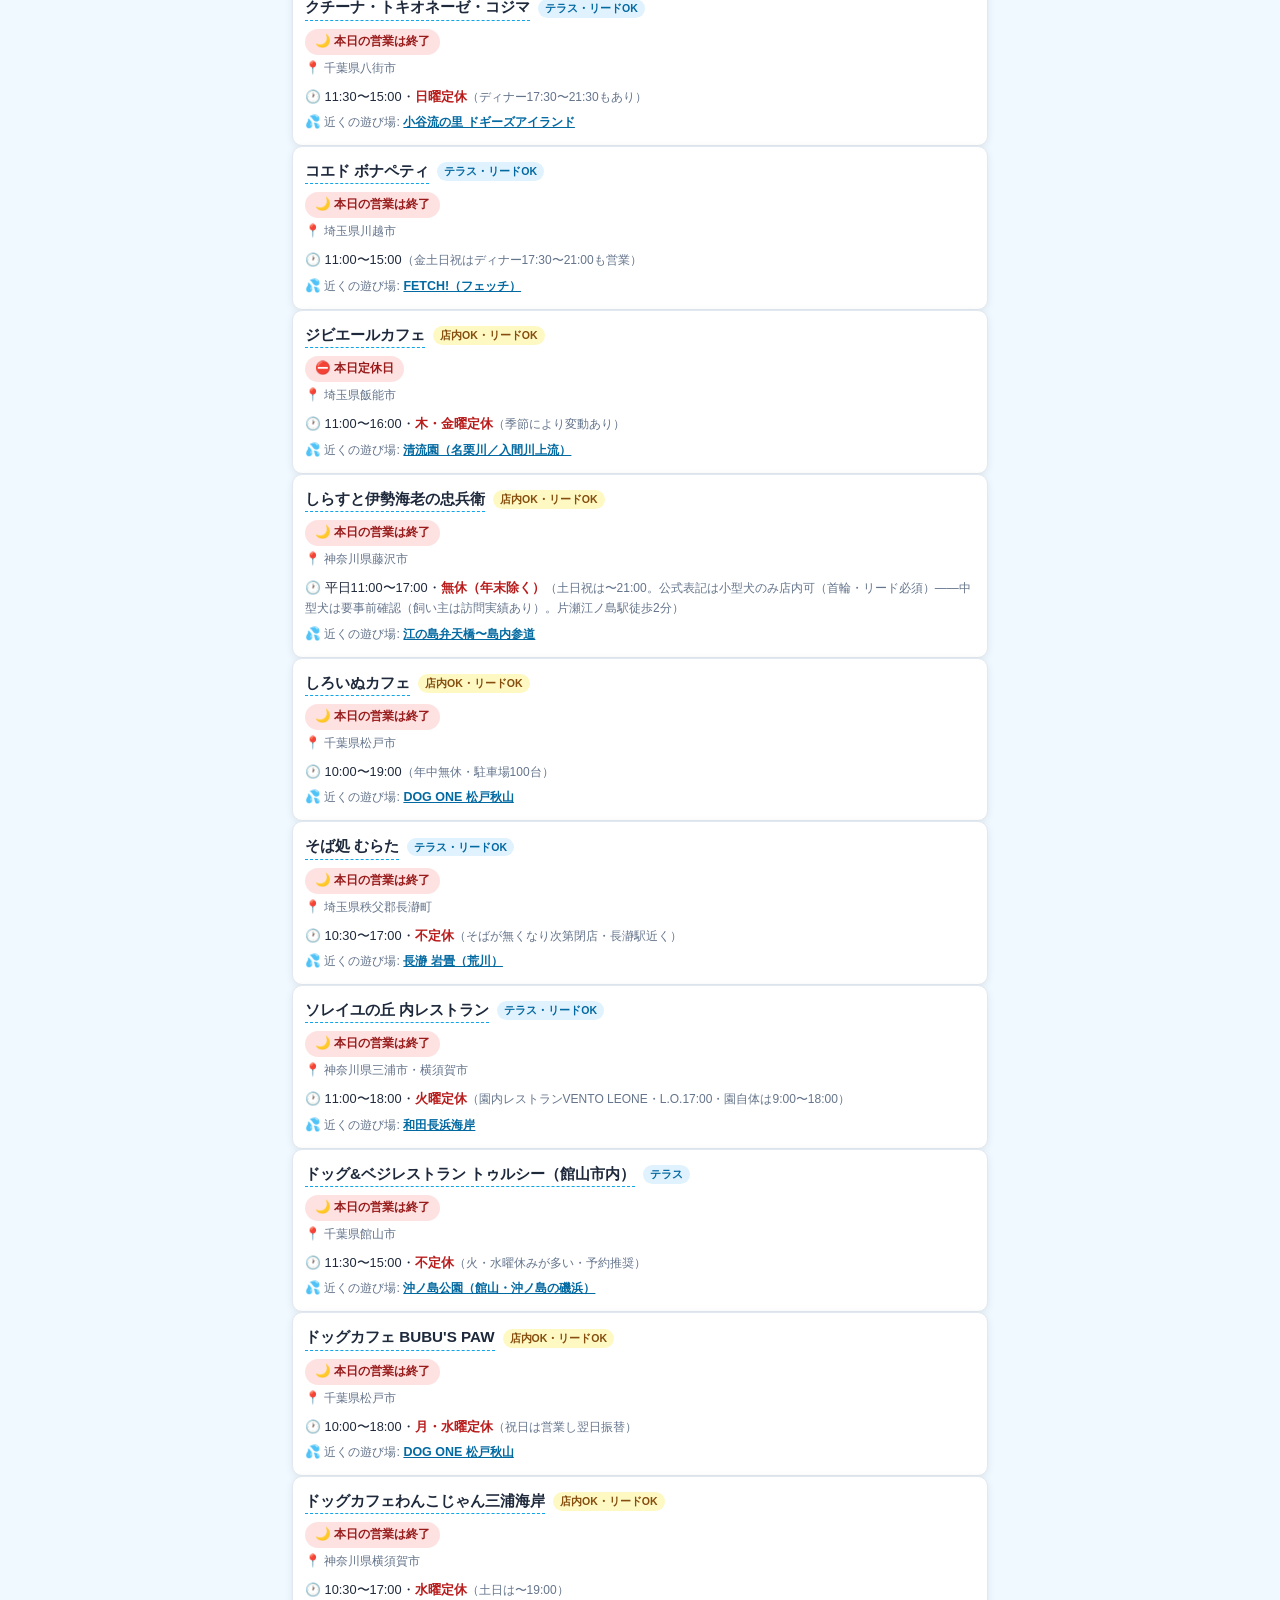
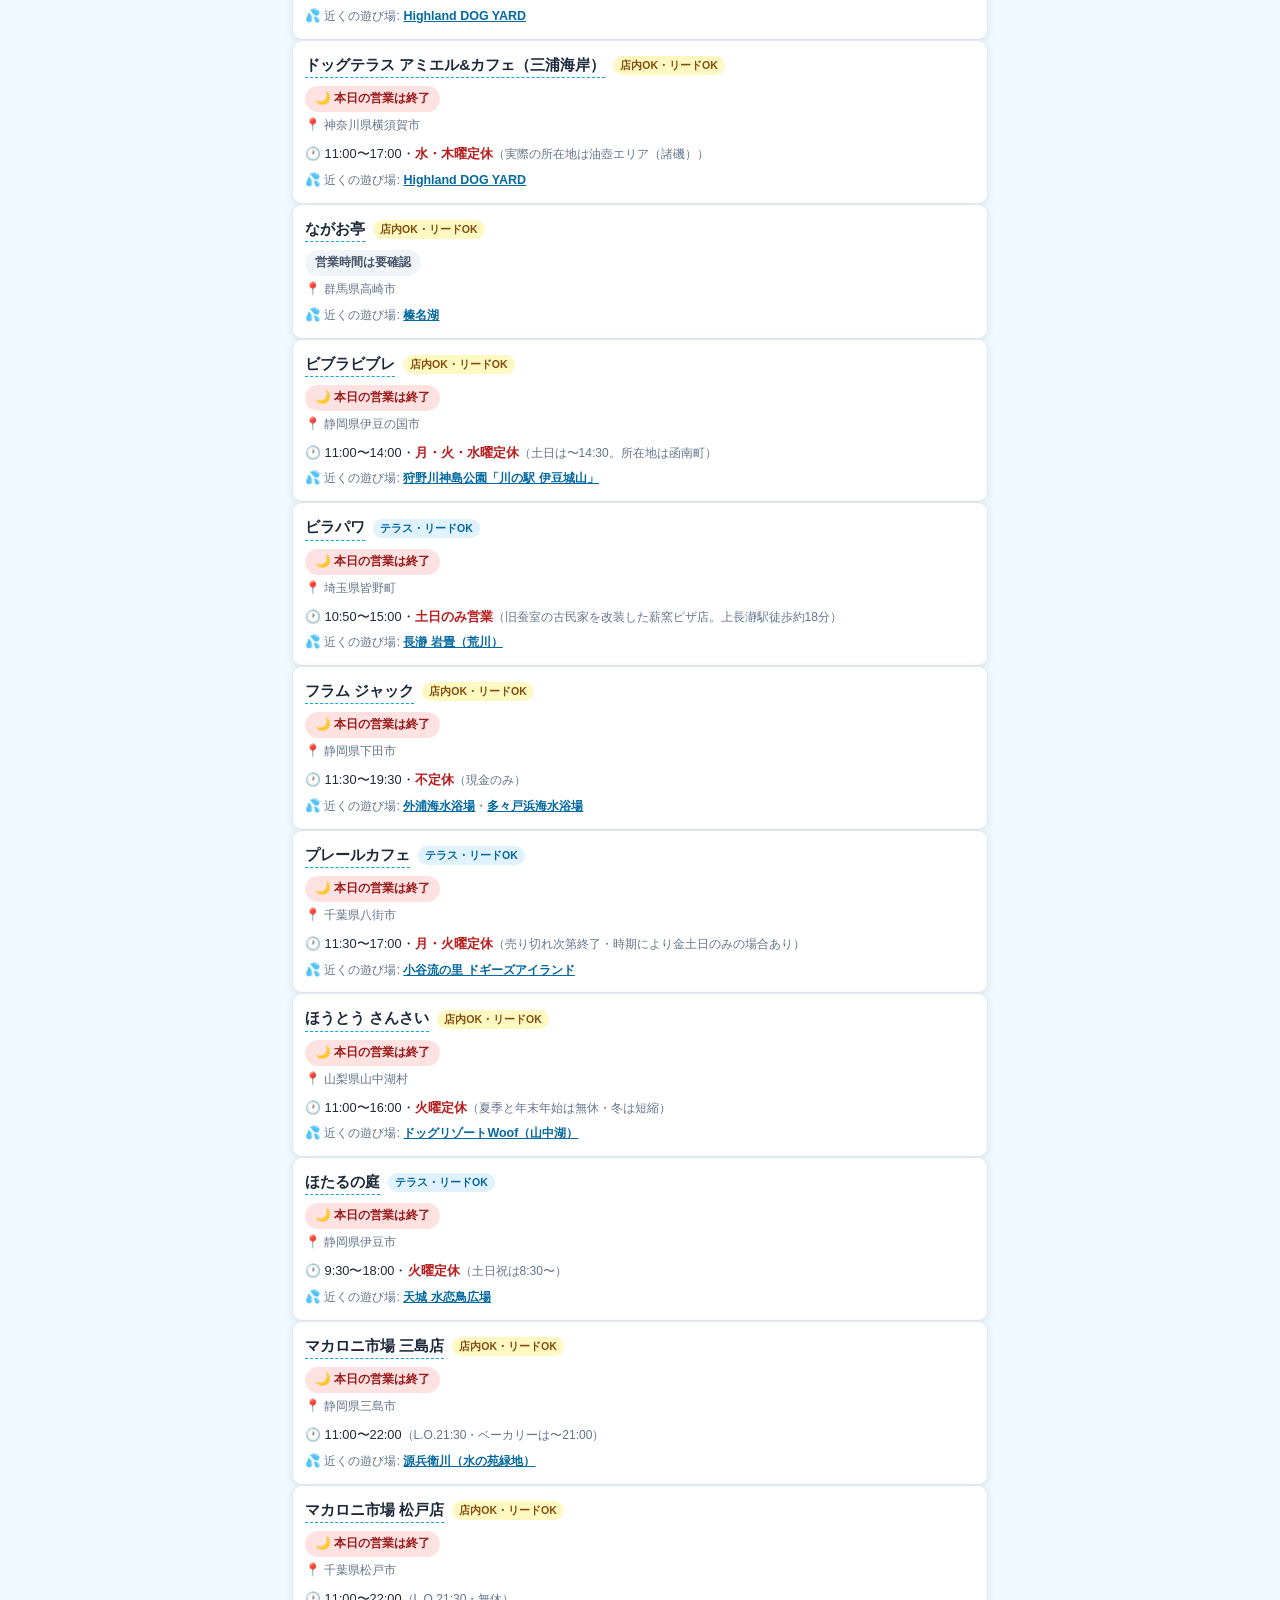
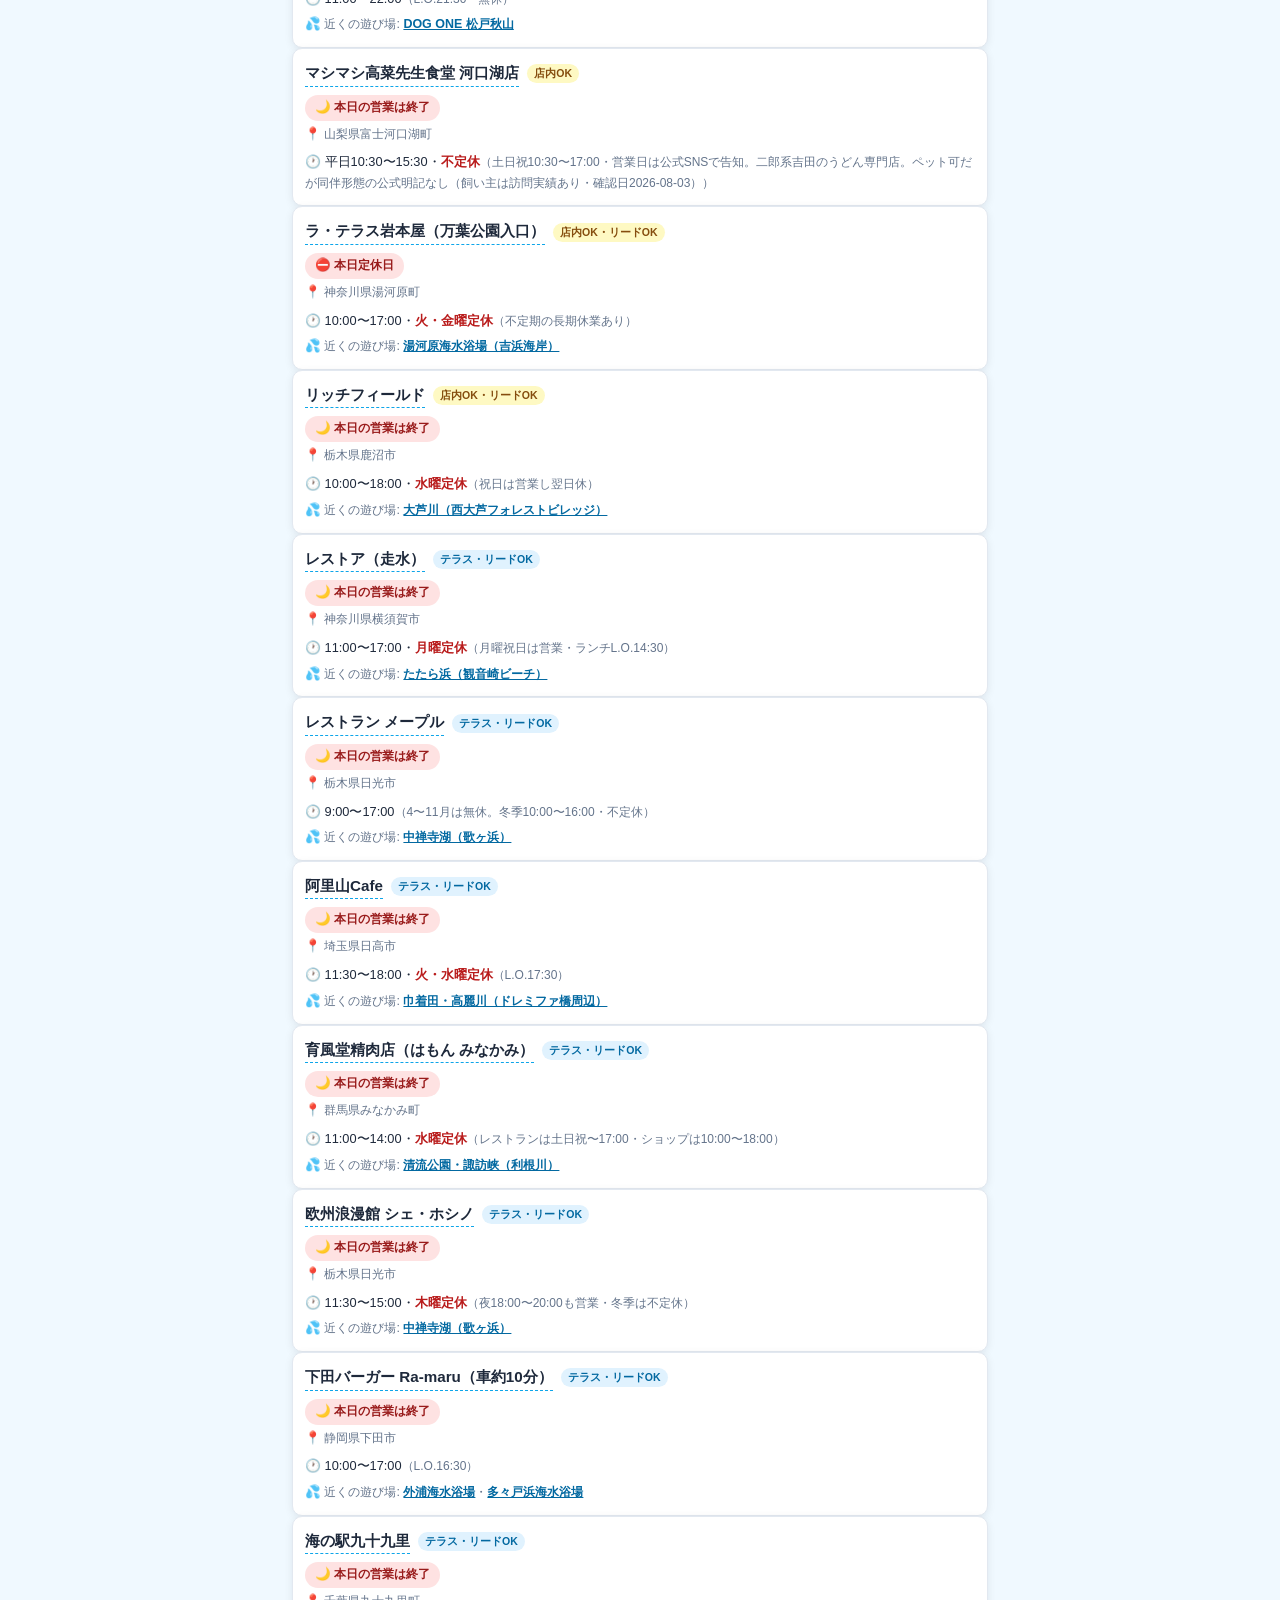
<file: restaurants.html>
<!DOCTYPE html>
<html lang="ja">
<head>
<meta charset="UTF-8">
<meta name="viewport" content="width=device-width, initial-scale=1.0, viewport-fit=cover">
<meta name="theme-color" content="#ea580c">
<title>🍽️ 犬OK飲食店一覧｜ひんやりコギさんぽ</title>
<link rel="icon" href="data:image/svg+xml,<svg xmlns='http://www.w3.org/2000/svg' viewBox='0 0 100 100'><text y='.9em' font-size='90'>🍽️</text></svg>">
<link rel="stylesheet" href="style.css?v=31">
<style>
  .resto-page-header { background: linear-gradient(135deg, #f97316 0%, #c2410c 100%); }
  .resto-list-main { max-width: 720px; margin: 0 auto; padding: 12px 12px 30px; }
  .resto-filters { margin-bottom: 12px; }
  .resto-filters select {
    width: 100%;
    padding: 10px;
    border: 1px solid var(--border);
    border-radius: 10px;
    font-size: 0.9rem;
    margin-bottom: 8px;
    background: var(--card);
  }
  .resto-count-line { font-size: 0.8rem; color: var(--muted); margin: 6px 2px 10px; }
  .nearby-spots { font-size: 0.78rem; color: var(--muted); margin-top: 6px; }
  .nearby-spots a { color: var(--sky-dark); font-weight: 600; }
  .visited-badge {
    font-size: 0.7rem;
    background: #fef3c7;
    color: #92400e;
    border-radius: 999px;
    padding: 2px 8px;
    font-weight: 700;
    white-space: nowrap;
  }
  .resto-area-line { font-size: 0.78rem; color: var(--muted); margin-top: 4px; }
  .back-to-main {
    display: block;
    text-align: center;
    margin: 20px auto;
    font-size: 0.9rem;
  }
</style>
</head>
<body>
<header class="app-header resto-page-header">
  <a class="profile-btn" href="index.html" title="遊び場をさがす" aria-label="遊び場をさがす">💦</a>
  <h1>🍽️ 犬OK飲食店</h1>
  <p class="subtitle">遊び場とセットで使える犬連れOK店。🐾は実際に行ったお店、ほかはWEB調査済みの行き先候補</p>
  <p class="report-note">飲食店の営業時間・犬同伴ルールは変わりやすい情報です。<br><b>おでかけ前に必ず各店の公式サイト・SNSで最新情報をご確認ください。</b></p>
</header>

<main class="resto-list-main">
  <section class="resto-filters">
    <select id="rf-area"><option value="">📍 エリア: すべて</option></select>
    <div class="filter-chips" id="rf-policy">
      <button class="chip active" data-policy="">すべて</button>
      <button class="chip" data-policy="店内OK">🏠 店内OK</button>
      <button class="chip" data-policy="テラスのみ">🌤️ テラス</button>
      <button class="chip" data-policy="open">🟢 今営業中</button>
      <button class="chip" data-policy="visited">🐾 ルチル訪問済み</button>
    </div>
    <p class="resto-count-line" id="rf-count"></p>
  </section>

  <section id="resto-list"></section>

  <a class="back-to-main" href="index.html">← 遊び場をさがす</a>
</main>

<footer class="app-footer">
  <p>⚠️ 犬の入店ルール・営業時間は変わることがあります。おでかけ前に各店の公式情報をご確認ください。</p>
  <p>🐕💦 <a href="index.html">ひんやりコギさんぽ</a></p>
</footer>

<script src="spots.js?v=31"></script>
<script src="visits.js?v=31"></script>
<script src="restaurants.js?v=31"></script>
</body>
</html>
</file>
<file: style.css>
:root {
  --sky: #0ea5e9;
  --sky-dark: #0369a1;
  --bg: #f0f9ff;
  --card: #ffffff;
  --text: #1e293b;
  --muted: #64748b;
  --green: #16a34a;
  --yellow: #ca8a04;
  --red: #dc2626;
  --border: #e2e8f0;
  --radius: 14px;
  --shadow: 0 2px 8px rgba(15, 23, 42, 0.08);
}

* { margin: 0; padding: 0; box-sizing: border-box; }

body {
  font-family: "Hiragino Kaku Gothic ProN", "Yu Gothic", "Meiryo", sans-serif;
  background: var(--bg);
  color: var(--text);
  line-height: 1.6;
  -webkit-font-smoothing: antialiased;
}

.app-header {
  background: linear-gradient(135deg, var(--sky) 0%, var(--sky-dark) 100%);
  color: #fff;
  padding: 20px 16px 14px;
  text-align: center;
  position: relative;
}

/* ヘッダー脇の控えめなプロフィールボタン */
.profile-btn {
  position: absolute;
  top: 12px;
  right: 12px;
  width: 38px;
  height: 38px;
  display: flex;
  align-items: center;
  justify-content: center;
  font-size: 1.15rem;
  text-decoration: none;
  background: rgba(255, 255, 255, 0.14);
  border: 1px solid rgba(255, 255, 255, 0.35);
  border-radius: 50%;
  opacity: 0.85;
}
.profile-btn:active { background: rgba(255, 255, 255, 0.3); }
.app-header h1 {
  font-size: 1.4rem;
  letter-spacing: 0.02em;
  padding: 0 46px; /* 右上のプロフィールボタンと干渉しないための余白 */
  touch-action: manipulation; /* ダブルタップ時のズーム抑止（隠しショートカット用） */
  user-select: none;
  -webkit-user-select: none;
  cursor: pointer;
}
.subtitle { font-size: 0.8rem; opacity: 0.9; margin-top: 2px; }
.mode-toggle {
  display: flex;
  justify-content: center;
  gap: 0;
  margin-top: 12px;
}
.mode-btn {
  border: 1.5px solid rgba(255, 255, 255, 0.6);
  background: rgba(255, 255, 255, 0.12);
  color: #fff;
  font-size: 0.9rem;
  font-weight: 700;
  padding: 8px 20px;
  cursor: pointer;
}
.mode-btn:first-child { border-radius: 999px 0 0 999px; border-right: none; }
.mode-btn:last-child { border-radius: 0 999px 999px 0; }
.mode-btn.active { background: #fff; color: var(--sky-dark); }
body.night-mode .mode-btn.active { color: #312e81; }

body.night-mode .app-header {
  background: linear-gradient(135deg, #312e81 0%, #0f172a 100%);
}
body.night-mode { background: #eef2ff; }
body.night-mode .badge.night { background: #e0e7ff; color: #3730a3; }
.badge.night { background: #e0e7ff; color: #3730a3; }

.status-bar {
  display: flex;
  justify-content: center;
  align-items: center;
  gap: 10px;
  margin-top: 10px;
  font-size: 0.78rem;
}
#refresh-btn {
  background: rgba(255, 255, 255, 0.2);
  border: 1px solid rgba(255, 255, 255, 0.5);
  color: #fff;
  border-radius: 999px;
  padding: 4px 12px;
  font-size: 0.78rem;
  cursor: pointer;
}
#refresh-btn:active { background: rgba(255, 255, 255, 0.35); }

main { max-width: 720px; margin: 0 auto; padding: 14px 12px 30px; }

.hidden { display: none !important; }

/* 出発地設定 */
.origin-box {
  background: var(--card);
  border: 1px solid var(--border);
  border-radius: var(--radius);
  box-shadow: var(--shadow);
  padding: 10px 14px;
  margin-bottom: 14px;
  font-size: 0.85rem;
}
.origin-row { display: flex; align-items: center; gap: 8px; flex-wrap: wrap; }
.origin-label { font-weight: 700; }
#origin-name { color: var(--sky-dark); font-weight: 600; }
.mini-btn {
  background: #fff;
  border: 1px solid var(--border);
  border-radius: 8px;
  padding: 4px 10px;
  font-size: 0.78rem;
  cursor: pointer;
  color: var(--text);
}
.mini-btn.primary { background: var(--sky); border-color: var(--sky); color: #fff; font-weight: 700; }
.origin-form { margin-top: 10px; border-top: 1px dashed var(--border); padding-top: 10px; }
.origin-form-row { display: flex; gap: 6px; margin-bottom: 8px; flex-wrap: wrap; }
#origin-input {
  flex: 1;
  min-width: 180px;
  border: 1px solid var(--border);
  border-radius: 8px;
  padding: 7px 10px;
  font-size: 0.85rem;
}
.privacy-note {
  font-size: 0.72rem;
  color: var(--muted);
  background: var(--bg);
  border-radius: 8px;
  padding: 8px 10px;
  line-height: 1.5;
}
.origin-status { font-size: 0.78rem; color: var(--sky-dark); margin-top: 6px; min-height: 1em; }

/* カードのメディア行（写真＋ミニ地図） */
.spot-media {
  display: flex;
  gap: 6px;
  margin: 10px 0 0;
  height: 150px;
}
.spot-media > * { flex: 1; min-width: 0; }
.spot-photo {
  position: relative;
  border-radius: 10px;
  overflow: hidden;
  background: var(--bg);
}
.spot-photo img { width: 100%; height: 100%; object-fit: cover; display: block; }
.photo-credit {
  position: absolute;
  bottom: 0;
  right: 0;
  font-size: 0.58rem;
  background: rgba(0, 0, 0, 0.45);
  color: #fff;
  padding: 1px 6px;
  border-top-left-radius: 6px;
  max-width: 95%;
  overflow: hidden;
  text-overflow: ellipsis;
  white-space: nowrap;
}
.mini-map {
  position: relative;
  border-radius: 10px;
  overflow: hidden;
  background: #dbeafe;
}
.mini-map-tiles {
  position: absolute;
  left: 50%;
  top: 50%;
  width: 768px;
  height: 256px;
  margin-left: -384px;
  margin-top: -128px;
}
.mini-map-tiles img { position: absolute; width: 256px; height: 256px; }
.mini-map-line {
  position: absolute;
  left: 0;
  top: 0;
  z-index: 1;
  pointer-events: none;
}
.mini-map-pin {
  position: absolute;
  transform: translate(-50%, -90%);
  font-size: 1.3rem;
  z-index: 2;
  text-shadow: 0 1px 2px rgba(0, 0, 0, 0.4);
}
.mini-map-pin.origin-pin {
  transform: translate(-15%, -90%);
  font-size: 1.1rem;
}
.mini-map-dist {
  position: absolute;
  top: 0;
  left: 0;
  font-size: 0.66rem;
  font-weight: 700;
  background: rgba(255, 255, 255, 0.85);
  color: var(--sky-dark);
  padding: 2px 8px;
  border-bottom-right-radius: 8px;
  z-index: 3;
}
.mini-map-osm {
  position: absolute;
  bottom: 0;
  right: 0;
  font-size: 0.58rem;
  background: rgba(255, 255, 255, 0.75);
  padding: 1px 5px;
  z-index: 2;
  border-top-left-radius: 6px;
  color: #334155;
}

/* マークボタン */
.mark-chips { margin-top: 8px; }
.mark-btns { display: flex; gap: 6px; margin-top: 12px; }
.mark-btn {
  flex: 1;
  background: var(--bg);
  border: 1px solid var(--border);
  border-radius: 10px;
  padding: 7px 4px;
  font-size: 0.76rem;
  cursor: pointer;
  color: var(--muted);
  white-space: nowrap;
}
.mark-btn.on { font-weight: 700; color: var(--text); }
.mark-btn.on.fav { background: #fef9c3; border-color: #facc15; }
.mark-btn.on.visited { background: #dcfce7; border-color: #4ade80; }
.mark-btn.on.want { background: #fce7f3; border-color: #f472b6; }

/* 移動時間フィルター */
.drive-filter {
  display: flex;
  align-items: center;
  gap: 10px;
  margin-bottom: 12px;
}
.drive-filter-label {
  flex-shrink: 0;
  font-size: 0.85rem;
  font-weight: 700;
}
.drive-filter .filter-chips { padding-bottom: 0; }
.drive-filter .chip { padding: 8px 16px; }

/* 今日のおすすめ */
.top-picks h2 { font-size: 1.05rem; margin: 6px 4px 10px; }
.top-picks-list { display: flex; flex-direction: column; gap: 10px; }
.top-pick-card {
  display: flex;
  align-items: center;
  gap: 12px;
  background: var(--card);
  border: 2px solid var(--sky);
  border-radius: var(--radius);
  box-shadow: var(--shadow);
  padding: 12px 14px;
  cursor: pointer;
}
.top-pick-rank { font-size: 1.5rem; }
.top-pick-body { flex: 1; min-width: 0; }
.top-pick-name { font-weight: 700; font-size: 0.95rem; }
.top-pick-meta { font-size: 0.78rem; color: var(--muted); }
.top-pick-temp { font-size: 1.15rem; font-weight: 700; white-space: nowrap; }

/* フィルタ */
.controls { margin: 16px 0 10px; }
.filter-chips { display: flex; gap: 8px; overflow-x: auto; padding-bottom: 6px; }
.chip {
  flex-shrink: 0;
  background: var(--card);
  border: 1px solid var(--border);
  border-radius: 999px;
  padding: 6px 14px;
  font-size: 0.85rem;
  cursor: pointer;
  color: var(--text);
}
.chip.active { background: var(--sky); border-color: var(--sky); color: #fff; font-weight: 700; }
.sort-row { display: flex; align-items: center; gap: 8px; margin-top: 8px; font-size: 0.82rem; color: var(--muted); }
#sort-select {
  border: 1px solid var(--border);
  border-radius: 8px;
  padding: 5px 8px;
  font-size: 0.85rem;
  background: var(--card);
  color: var(--text);
}

/* 地図 */
.map-section { margin: 12px 0 18px; }
#map {
  height: 320px;
  border-radius: var(--radius);
  box-shadow: var(--shadow);
  z-index: 0;
}
.map-note { font-size: 0.72rem; color: var(--muted); text-align: center; margin-top: 6px; }

/* スポットカード */
.spot-list { display: flex; flex-direction: column; gap: 14px; }
.spot-card {
  background: var(--card);
  border-radius: var(--radius);
  box-shadow: var(--shadow);
  padding: 16px;
  border: 1px solid var(--border);
  scroll-margin-top: 12px;
}
.spot-card.too-hot { opacity: 0.75; }
.spot-head { display: flex; justify-content: space-between; align-items: flex-start; gap: 10px; }
.spot-title { font-size: 1.05rem; font-weight: 700; }
.spot-area { font-size: 0.78rem; color: var(--muted); }
.spot-badges { display: flex; flex-wrap: wrap; gap: 6px; margin-top: 8px; }
.badge {
  font-size: 0.72rem;
  padding: 2px 9px;
  border-radius: 999px;
  background: #e0f2fe;
  color: var(--sky-dark);
  font-weight: 600;
  white-space: nowrap;
}
.badge.gold { background: #fef9c3; color: #854d0e; }
.badge.green { background: #dcfce7; color: #166534; }
.badge.warn { background: #fee2e2; color: #991b1b; }

.hours-box {
  display: flex;
  align-items: center;
  flex-wrap: wrap;
  gap: 4px;
  background: #eff6ff;
  border: 1px solid #bfdbfe;
  border-radius: 8px;
  padding: 6px 10px;
  margin-top: 10px;
  font-size: 0.82rem;
}
.hours-closed { color: #b91c1c; font-weight: 700; }
.hours-note { color: var(--muted); font-size: 0.75rem; }
.arrive-info {
  margin-left: auto;
  font-size: 0.75rem;
  font-weight: 700;
  color: var(--sky-dark);
  white-space: nowrap;
}
.arrive-info.arrive-ng { color: #b91c1c; }
.hours-chips { margin-top: 8px; }
.day-note { font-size: 0.72rem; color: #b45309; }

.weather-box {
  display: flex;
  align-items: center;
  gap: 14px;
  background: var(--bg);
  border-radius: 10px;
  padding: 10px 14px;
  margin-top: 10px;
  font-size: 0.9rem;
}
.weather-temp { font-size: 1.5rem; font-weight: 700; }
.temp-cool { color: var(--green); }
.temp-mid { color: var(--yellow); }
.temp-hot { color: var(--red); }
.weather-detail { font-size: 0.78rem; color: var(--muted); }

.spot-detail { margin-top: 10px; font-size: 0.85rem; }
.detail-row { display: flex; gap: 8px; margin-top: 6px; }
/* 飲食店の折りたたみ＆カード */
.resto-details {
  margin-top: 12px;
  border: 1px solid var(--border);
  border-radius: 10px;
  background: var(--bg);
}
.resto-details summary {
  cursor: pointer;
  padding: 10px 12px;
  font-size: 0.86rem;
  font-weight: 600;
  color: var(--sky-dark);
  user-select: none;
}
.resto-details[open] summary { border-bottom: 1px dashed var(--border); }
.resto-cards {
  display: flex;
  flex-direction: column;
  gap: 10px;
  padding: 10px;
}
.resto-card {
  background: var(--card);
  border: 1px solid var(--border);
  border-radius: 10px;
  padding: 12px;
  box-shadow: var(--shadow);
}
.resto-card-head {
  display: flex;
  align-items: center;
  gap: 8px;
  flex-wrap: wrap;
}
.resto-name {
  font-weight: 700;
  font-size: 0.95rem;
  color: var(--text);
  text-decoration: none;
  border-bottom: 1px dashed var(--sky);
}
.resto-status-row { margin-top: 6px; }
.resto-status {
  display: inline-block;
  font-size: 0.78rem;
  font-weight: 700;
  padding: 3px 10px;
  border-radius: 999px;
}
.resto-status.ok { background: #dcfce7; color: #166534; }
.resto-status.soon { background: #fef9c3; color: #854d0e; }
.resto-status.ng { background: #fee2e2; color: #991b1b; }
.resto-status.off { background: #f1f5f9; color: #475569; }
.resto-media { height: 130px; margin-top: 8px; }
.resto-hours { font-size: 0.8rem; margin-top: 8px; }
.resto-card .resto-note { margin-top: 4px; }

.resto-row {
  display: flex;
  align-items: baseline;
  gap: 6px;
  flex-wrap: wrap;
  margin-bottom: 4px;
}
.resto-tag {
  flex-shrink: 0;
  font-size: 0.66rem;
  font-weight: 700;
  padding: 1px 7px;
  border-radius: 999px;
  background: #e0f2fe;
  color: var(--sky-dark);
  white-space: nowrap;
}
.resto-tag.in { background: #fef9c3; color: #854d0e; }
.resto-note { font-size: 0.74rem; color: var(--muted); }
.official-row {
  background: #fffbeb;
  border: 1px solid #fde68a;
  border-radius: 8px;
  padding: 7px 10px;
  margin-top: 10px;
  font-size: 0.8rem;
}
.detail-icon { flex-shrink: 0; }
.detail-row a { color: var(--sky-dark); }

.spot-actions { display: flex; gap: 8px; margin-top: 14px; }
.action-btn {
  flex: 1;
  text-align: center;
  text-decoration: none;
  font-size: 0.85rem;
  font-weight: 700;
  padding: 10px 8px;
  border-radius: 10px;
  background: var(--sky);
  color: #fff;
}
.action-btn.secondary { background: #fff; color: var(--sky-dark); border: 1.5px solid var(--sky); }

.loading-note { text-align: center; color: var(--muted); padding: 30px 0; font-size: 0.9rem; }

/* 訪問記録 */
.badge.visited-badge { background: #fce7f3; color: #9d174d; }
.visit-block {
  background: #fdf2f8;
  border: 1px solid #fbcfe8;
  border-radius: 10px;
  padding: 10px 12px;
  margin-top: 10px;
  font-size: 0.85rem;
}
.visit-head { font-size: 0.85rem; }
.visit-date { color: var(--muted); font-size: 0.76rem; margin-left: 8px; }
.visit-summary { margin: 6px 0 0; font-weight: 600; }
.dog-chips { display: flex; flex-wrap: wrap; gap: 5px; margin-top: 8px; }
.dog-chip {
  font-size: 0.72rem;
  background: #fff;
  border: 1px solid #f9a8d4;
  color: #9d174d;
  border-radius: 999px;
  padding: 2px 9px;
}
.gt-table { margin-top: 8px; }
.gt-row { display: flex; align-items: baseline; gap: 8px; font-size: 0.8rem; padding: 2px 0; }
.gt-label { color: var(--text); }
.gt-val { font-size: 0.95rem; }
.gt-meta { color: var(--muted); font-size: 0.68rem; }
.visit-details { margin-top: 8px; }
.visit-details summary { cursor: pointer; font-size: 0.8rem; color: #9d174d; font-weight: 600; }
.visit-meta { font-size: 0.78rem; color: var(--muted); margin-top: 6px; }
.visit-routes, .visit-notes { margin: 6px 0 0 18px; font-size: 0.8rem; }
.visit-diary { margin-top: 8px; line-height: 1.7; white-space: pre-wrap; }
/* トップのサブコンテンツ導線（メイン検索を食わない控えめチップ） */
.sub-nav {
  display: flex;
  gap: 8px;
  margin: -4px 0 10px; /* 上下の間隔を揃える（mainのpadding-top 14pxと相殺） */
}
.sub-nav a {
  flex: 1;
  text-align: center;
  font-size: 0.78rem;
  font-weight: 600;
  border-radius: 999px;
  padding: 8px 10px;
  text-decoration: none;
  white-space: nowrap;
  overflow: hidden;
  text-overflow: ellipsis;
}
/* 各サブページのテーマ色の淡色版で「サブコンテンツへの入口」を示す */
.sub-nav a.to-resto {
  color: #9a3412;
  background: #fff7ed;
  border: 1px solid #fdba74;
}
.sub-nav a.to-resto b { color: #c2410c; }
.sub-nav a.to-resto:active { background: #ffedd5; }
.sub-nav a.to-excluded {
  color: #334155;
  background: #eef2f7;
  border: 1px solid #94a3b8;
}
.sub-nav a.to-excluded:active { background: #e2e8f0; }

/* 写真ライトボックス */
.lightbox {
  position: fixed;
  inset: 0;
  background: rgba(15, 23, 42, 0.93);
  z-index: 3000;
  display: flex;
  align-items: center;
  justify-content: center;
}
.lightbox.hidden { display: none; }
.lb-img {
  max-width: 94vw;
  max-height: 86vh;
  object-fit: contain;
  border-radius: 10px;
  box-shadow: 0 8px 30px rgba(0, 0, 0, 0.5);
}
.lb-close {
  position: absolute;
  top: calc(8px + env(safe-area-inset-top));
  right: 10px;
  background: rgba(255, 255, 255, 0.12);
  border: none;
  color: #fff;
  font-size: 1.3rem;
  width: 42px;
  height: 42px;
  border-radius: 50%;
  cursor: pointer;
}
.lb-prev, .lb-next {
  position: absolute;
  top: 50%;
  transform: translateY(-50%);
  background: rgba(255, 255, 255, 0.12);
  border: none;
  color: #fff;
  font-size: 1.9rem;
  width: 42px;
  height: 62px;
  border-radius: 10px;
  cursor: pointer;
}
.lb-prev { left: 8px; }
.lb-next { right: 8px; }
.lb-count {
  position: absolute;
  bottom: calc(14px + env(safe-area-inset-bottom));
  left: 50%;
  transform: translateX(-50%);
  color: #fff;
  font-size: 0.85rem;
  opacity: 0.85;
}

/* 同期QRコード */
.sync-qr-wrap { text-align: center; margin: 8px 0; }
.sync-qr-wrap img {
  width: 180px;
  height: 180px;
  image-rendering: pixelated;
  background: #fff;
  border-radius: 10px;
  border: 1px solid var(--border);
}

/* 海水浴期間の犬NG表示 */
.swimban {
  font-size: 0.8rem;
  border-radius: 10px;
  padding: 8px 12px;
  margin: 8px 0;
  line-height: 1.6;
}
.swimban.now {
  background: #fee2e2;
  border: 1px solid #fca5a5;
  color: #991b1b;
}
.swimban.now.soft {
  background: #fef3c7;
  border: 1px solid #fcd34d;
  color: #92400e;
}
.swimban.off {
  background: #ecfeff;
  border: 1px solid #67e8f9;
  color: #155e75;
}

/* 複数訪問のエントリ区切り */
.visit-entry { padding-top: 6px; }
.visit-entry + .visit-entry { border-top: 1px dashed rgba(217, 119, 6, 0.35); margin-top: 10px; }
.visit-entry-date { font-size: 0.76rem; color: #92400e; font-weight: 600; }
.visit-block > .visit-caveat { margin-top: 8px; }

/* 飲食店カード内のコンパクトな訪問記録欄 */
.resto-visit { margin-top: 8px; padding: 8px 10px; }
.resto-visit .visit-head { font-size: 0.78rem; }
.resto-visit .visit-summary { font-size: 0.8rem; }

/* 縦横混在の写真が隙間なく並ぶジャスティファイドギャラリー */
.visit-photos { display: flex; flex-wrap: wrap; gap: 4px; margin-top: 8px; }
.visit-photos::after { content: ""; flex-grow: 999999; }
.visit-photo-img {
  height: 130px;
  flex-grow: 100;
  width: 130px; /* onloadでアスペクト比に応じて上書き */
  object-fit: cover;
  border-radius: 8px;
  min-width: 0;
  max-width: 100%;
  cursor: pointer;
}
.visit-caveat { font-size: 0.7rem; color: var(--muted); margin-top: 8px; }

/* 除外リスト */
.excluded-section { margin-top: 20px; }
.excluded-section details {
  background: var(--card);
  border: 1px solid var(--border);
  border-radius: var(--radius);
  box-shadow: var(--shadow);
  padding: 12px 16px;
}
.excluded-section summary {
  cursor: pointer;
  font-weight: 700;
  font-size: 0.9rem;
  color: #991b1b;
}
.excluded-note { font-size: 0.75rem; color: var(--muted); margin: 8px 0; }
.excluded-item {
  display: flex;
  gap: 8px;
  align-items: flex-start;
  padding: 8px 0;
  border-top: 1px dashed var(--border);
  font-size: 0.82rem;
}
.excluded-type {
  flex-shrink: 0;
  font-size: 0.68rem;
  font-weight: 700;
  padding: 2px 8px;
  border-radius: 999px;
  background: #fee2e2;
  color: #991b1b;
  white-space: nowrap;
}
.excluded-type.gray { background: #f1f5f9; color: #475569; }
.excluded-body b { font-size: 0.85rem; }
.excluded-reason { color: var(--muted); font-size: 0.78rem; }

.app-footer {
  text-align: center;
  font-size: 0.7rem;
  color: var(--muted);
  padding: 18px 14px 34px;
}
.app-footer a { color: var(--muted); }

@media (min-width: 600px) {
  .app-header h1 { font-size: 1.7rem; }
  #map { height: 400px; }
}

@media (max-width: 400px) {
  .app-header h1 { font-size: 1.22rem; }
}
</file>
<file: report.css>
/* 管理人用おでかけメモのスタイル（スマホ最優先） */
.report-header { background: linear-gradient(135deg, #db2777 0%, #9d174d 100%); }
.report-note {
  font-size: 0.78rem;
  background: rgba(255, 255, 255, 0.15);
  border-radius: 10px;
  padding: 8px 12px;
  margin-top: 10px;
  line-height: 1.6;
}
.report-page main { max-width: 560px; }

.draft-bar {
  display: flex;
  justify-content: space-between;
  align-items: center;
  font-size: 0.8rem;
  color: var(--muted);
  margin-bottom: 10px;
}

.rcard {
  background: var(--card);
  border: 1px solid var(--border);
  border-radius: var(--radius);
  box-shadow: var(--shadow);
  padding: 14px;
  margin-bottom: 12px;
}
.rcard h2 { font-size: 0.95rem; margin-bottom: 10px; }
.rcard summary { font-size: 0.92rem; font-weight: 700; cursor: pointer; padding: 4px 0; }
.rcard details[open] summary { margin-bottom: 10px; }

.rcard input[type="text"], .rcard input[type="url"], .rcard input[type="date"],
.rcard input[type="time"], .rcard input[type="number"], .rcard select, .rcard textarea {
  width: 100%;
  border: 1px solid var(--border);
  border-radius: 10px;
  padding: 12px;
  font-size: 16px; /* iOSズーム防止 */
  margin-bottom: 8px;
  background: #fff;
  color: var(--text);
  box-sizing: border-box;
}
.rcard textarea { resize: vertical; }
.rcard label { font-size: 0.78rem; color: var(--muted); display: block; }

.grid2 { display: grid; grid-template-columns: 1fr 1fr; gap: 8px; }

/* 既存スポットへの追記UI */
.existing-label { display: block; font-size: 0.8rem; color: var(--muted, #64748b); margin-bottom: 8px; }
.existing-label select { margin-top: 4px; }
.existing-badge {
  font-size: 0.82rem;
  background: #fce7f3;
  border: 1px solid #db2777;
  color: #9d174d;
  border-radius: 8px;
  padding: 8px 10px;
  margin-bottom: 10px;
}

.dog-select { display: flex; flex-wrap: wrap; gap: 8px; margin-bottom: 10px; }
.dog-select .chip { padding: 10px 14px; font-size: 0.88rem; }
.dog-select .chip.on { background: #fce7f3; border-color: #db2777; color: #9d174d; font-weight: 700; }

.check-list { display: flex; flex-direction: column; gap: 4px; margin-bottom: 8px; }
.check-list label {
  display: flex; align-items: center; gap: 10px;
  font-size: 0.9rem; color: var(--text);
  padding: 8px 6px; border-radius: 8px;
}
.check-list input[type="checkbox"] { width: 20px; height: 20px; }

.gt-row-edit {
  display: grid;
  grid-template-columns: 1fr 1fr;
  gap: 6px;
  border: 1px dashed var(--border);
  border-radius: 10px;
  padding: 8px;
  margin-bottom: 8px;
}
.gt-row-edit .full { grid-column: 1 / -1; }
.gt-del { justify-self: end; }

.photo-item {
  display: flex; align-items: center; gap: 8px;
  border-bottom: 1px dashed var(--border);
  padding: 6px 0; font-size: 0.8rem;
}
.photo-item input[type="text"] { margin-bottom: 0; flex: 1; }
.photo-item input[type="radio"] { width: 18px; height: 18px; }

.btn-row { display: flex; flex-wrap: wrap; gap: 8px; align-items: center; margin-bottom: 8px; }
.btn-col { display: flex; flex-direction: column; gap: 8px; margin-top: 10px; }
.file-btn { display: inline-block; }
.geo-status { font-size: 0.75rem; color: var(--sky-dark); }

.big-btn {
  display: block;
  width: 100%;
  background: #db2777;
  color: #fff;
  border: none;
  border-radius: 12px;
  padding: 15px;
  font-size: 1rem;
  font-weight: 700;
  text-align: center;
  text-decoration: none;
  cursor: pointer;
  box-sizing: border-box;
}
.big-btn:active { background: #9d174d; }

.hint { font-size: 0.74rem; color: var(--muted); margin-bottom: 8px; line-height: 1.6; }
.preview-body {
  background: var(--bg);
  border-radius: 10px;
  padding: 10px 12px;
  font-size: 0.82rem;
  white-space: pre-wrap;
  max-height: 300px;
  overflow-y: auto;
}
.submit-card { border: 2px solid #db2777; }
.back-link { text-align: center; font-size: 0.85rem; margin: 20px 0; }

.draft-item {
  display: flex; align-items: center; gap: 8px;
  padding: 8px 0; border-bottom: 1px dashed var(--border);
  font-size: 0.82rem;
}
.draft-item .grow { flex: 1; min-width: 0; overflow: hidden; text-overflow: ellipsis; white-space: nowrap; }
.admin-link a { color: var(--muted); }
</file>
